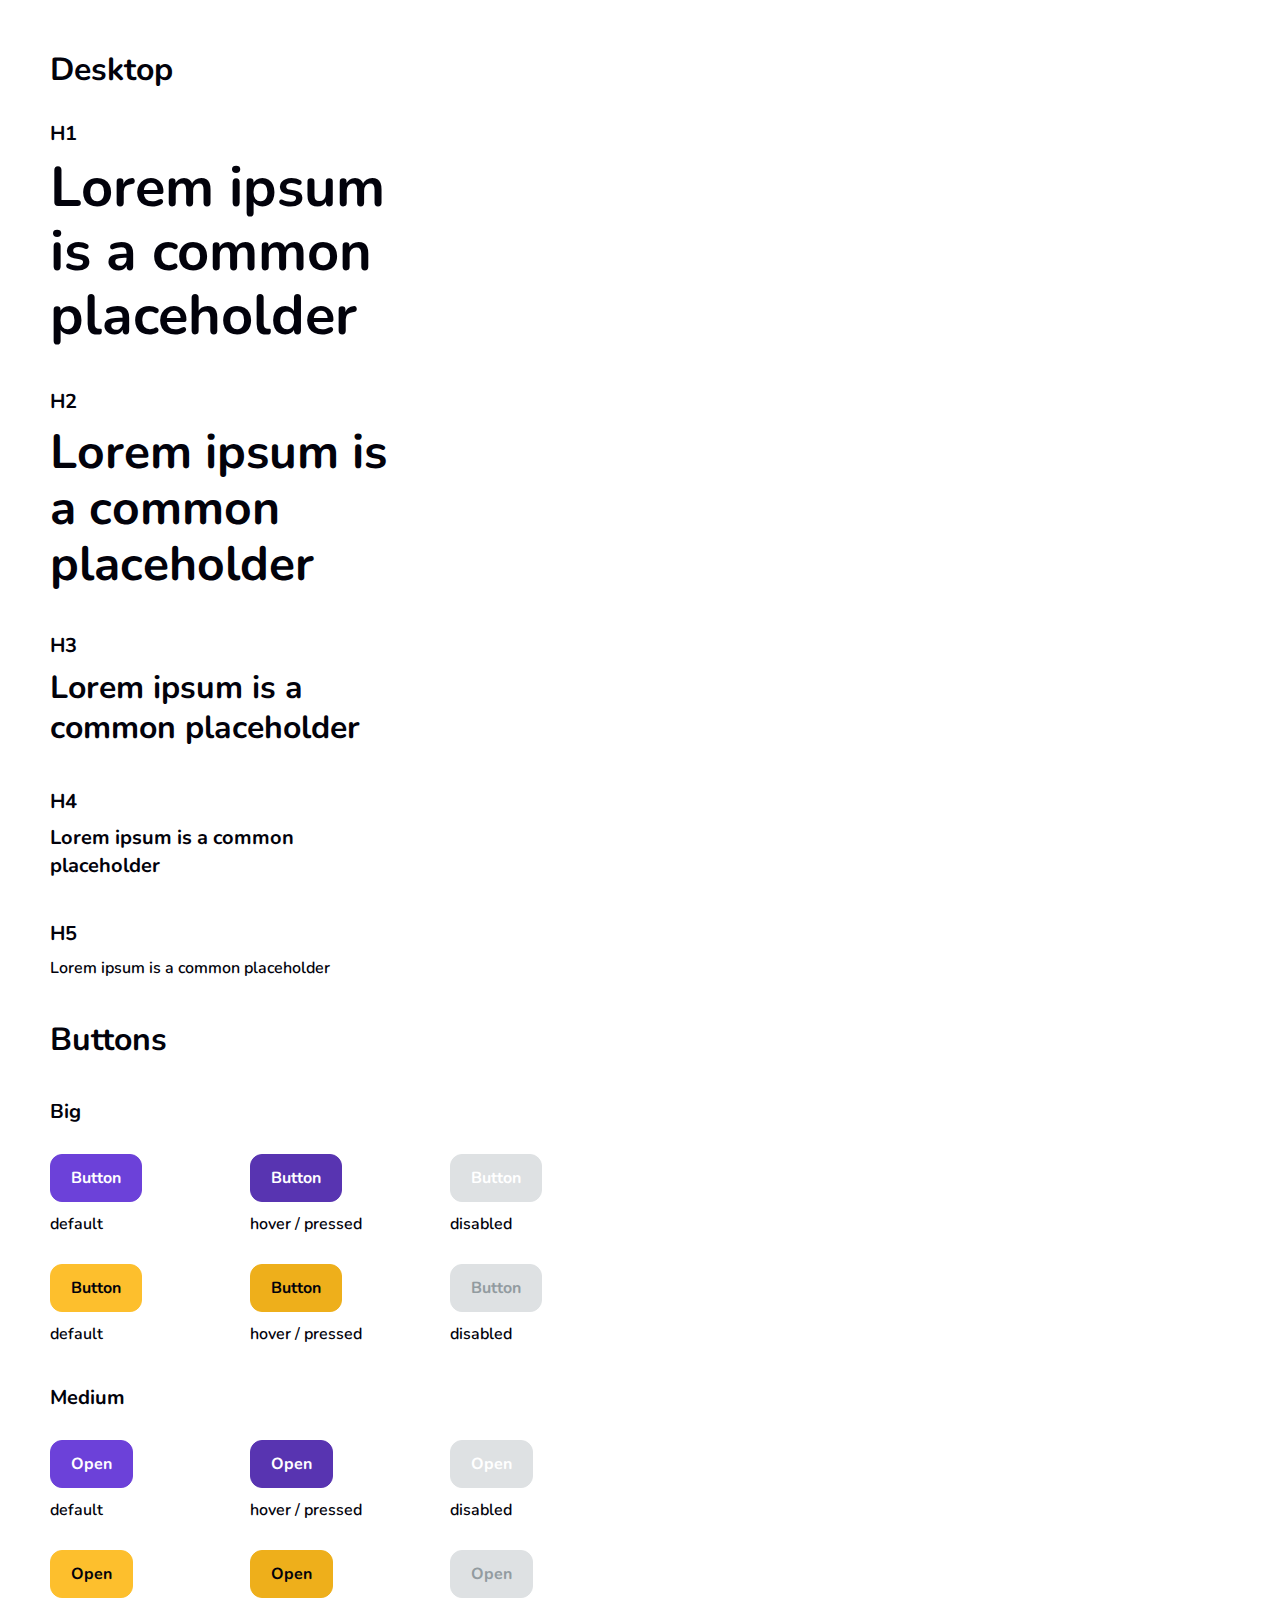
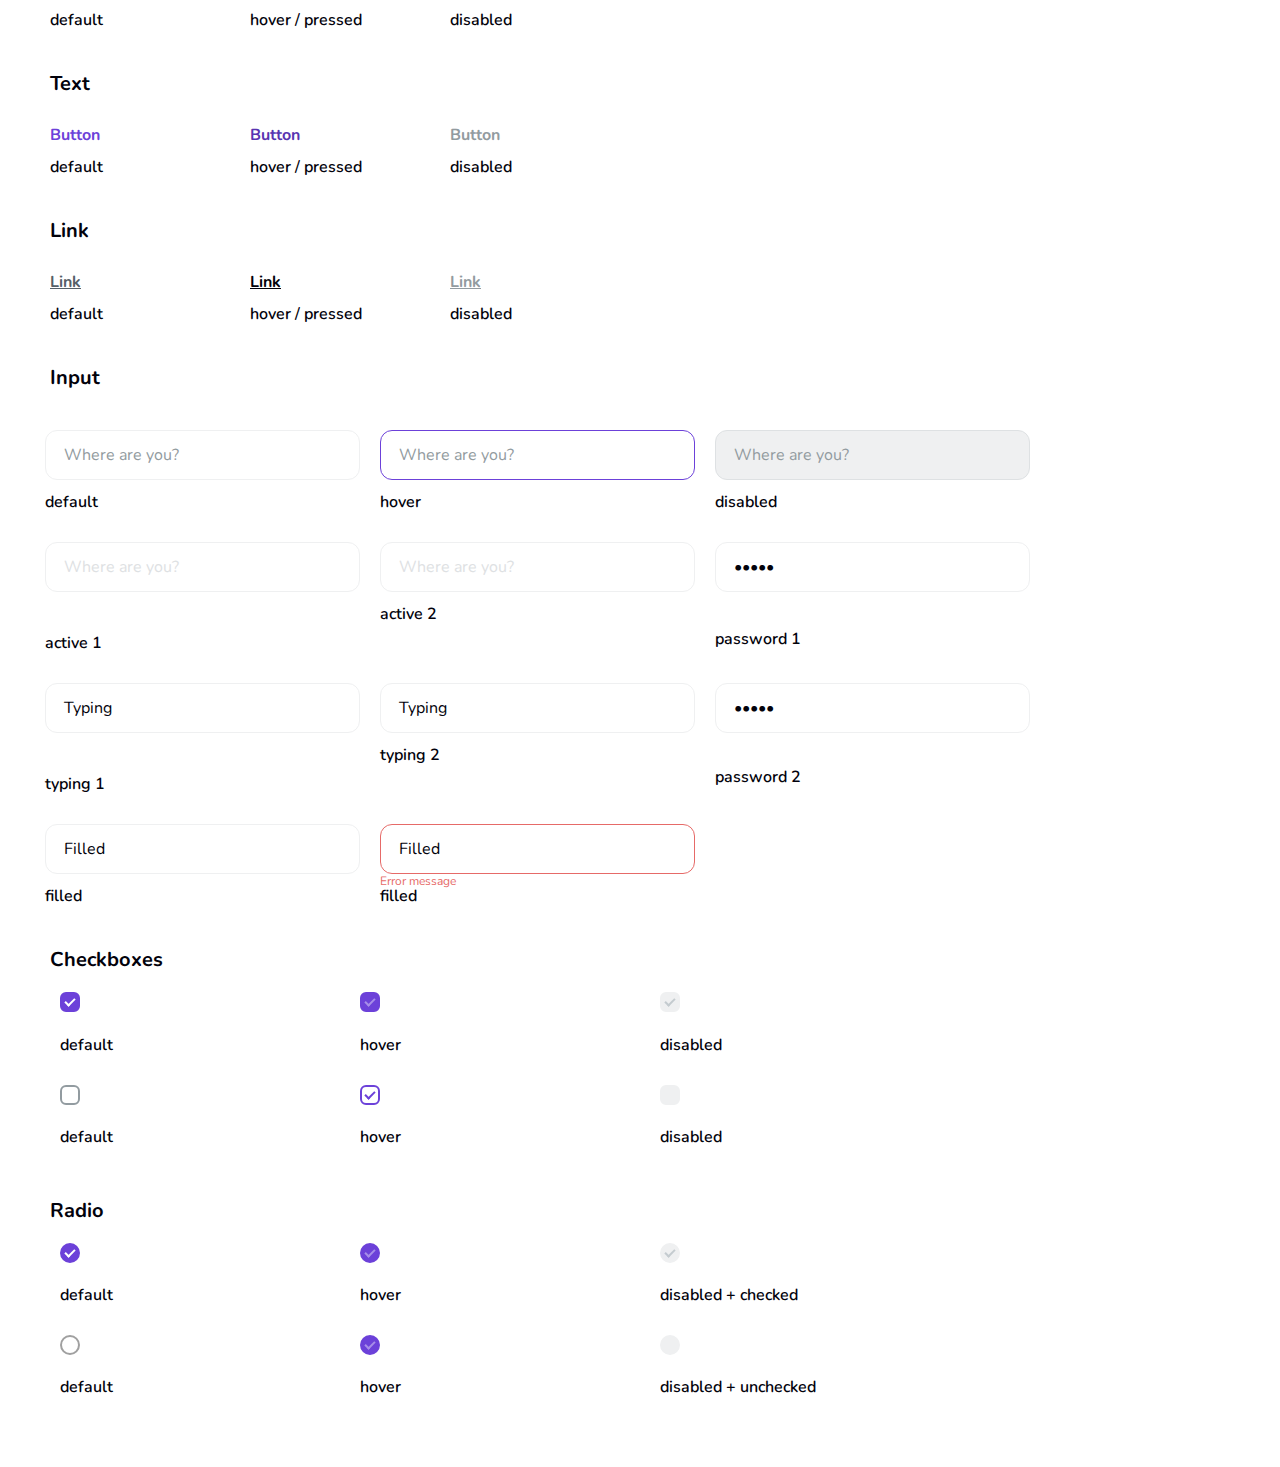
<file: index.html>
<!DOCTYPE html>
<html lang="en">

<head>
    <meta charset="UTF-8">
    <meta name="viewport" content="width=device-width,minimum-scale=1.0,initial-scale=1,user-scalable=yes" />
    <meta http-equiv="Cache-Control" content="no-cache, no-store, must-revalidate" />
    <meta http-equiv="Pragma" content="no-cache" />
    <meta http-equiv="Expires" content="0" />
    <meta http-equiv="X-UA-Compatible" content="ie=edge">
    <meta http-equiv="cleartype" content="on" />

    <title>Style Guides</title>

    <link rel="stylesheet" href="css/style.css">
</head>

<body>

    <div class="typography-cards">
        <div class="typography-card">

            <div class="typography-title">
                <h3>Desktop</h3>
            </div>

            <div class="typography-list">
                <ul>
                    <li>
                        <div class="typography-section">
                            <h4>H1</h4>
                            <h1>Lorem ipsum is a common placeholder</h1>
                        </div>
                    </li>

                    <li>
                        <div class="typography-section">
                            <h4>H2</h4>
                            <h2>Lorem ipsum is a common placeholder</h2>
                        </div>
                    </li>

                    <li>
                        <div class="typography-section">
                            <h4>H3</h4>
                            <h3>Lorem ipsum is a common placeholder</h3>
                        </div>
                    </li>

                    <li>
                        <div class="typography-section">
                            <h4>H4</h4>
                            <h4>Lorem ipsum is a common placeholder</h4>
                        </div>
                    </li>

                    <li>
                        <div class="typography-section">
                            <h4>H5</h4>
                            <h5>Lorem ipsum is a common placeholder</h5>
                        </div>
                    </li>
                </ul>
            </div>

        </div>
    </div>

    <div class="button-cards">
        <div class="button-card">

            <div class="button-title">
                <h3>Buttons</h3>
            </div>

            <div class="button-subtitle">
                <h4>Big</h4>
            </div>

            <div class="button-list">
                <div class="button">
                    <button type="button" class="btn btn-primary btn-lg">Button</button>
                    <h5>default</h5>
                </div>

                <div class="button">
                    <button type="button" class="btn btn-primary btn-lg active">Button</button>
                    <h5>hover / pressed</h5>
                </div>

                <div class="button">
                    <button type="button" class="btn btn-primary btn-lg" disabled>Button</button>
                    <h5>disabled</h5>
                </div>
            </div>

            <div class="button-list">
                <div class="button">
                    <button type="button" class="btn btn-secondary btn-lg">Button</button>
                    <h5>default</h5>
                </div>

                <div class="button">
                    <button type="button" class="btn btn-secondary btn-lg active">Button</button>
                    <h5>hover / pressed</h5>
                </div>

                <div class="button">
                    <button type="button" class="btn btn-secondary btn-lg" disabled>Button</button>
                    <h5>disabled</h5>
                </div>
            </div>

            <div class="button-subtitle">
                <h4>Medium</h4>
            </div>

            <div class="button-list">
                <div class="button">
                    <button type="button" class="btn btn-primary btn-md">Open</button>
                    <h5>default</h5>
                </div>

                <div class="button">
                    <button type="button" class="btn btn-primary btn-md active">Open</button>
                    <h5>hover / pressed</h5>
                </div>

                <div class="button">
                    <button type="button" class="btn btn-primary btn-md" disabled>Open</button>
                    <h5>disabled</h5>
                </div>
            </div>

            <div class="button-list">
                <div class="button">
                    <button type="button" class="btn btn-secondary btn-md">Open</button>
                    <h5>default</h5>
                </div>

                <div class="button">
                    <button type="button" class="btn btn-secondary btn-md active">Open</button>
                    <h5>hover / pressed</h5>
                </div>

                <div class="button">
                    <button type="button" class="btn btn-secondary btn-md" disabled>Open</button>
                    <h5>disabled</h5>
                </div>
            </div>

        </div>
    </div>

    <div class="text-cards">
        <div class="text-card">

            <div class="text-title">
                <h4>Text</h4>
            </div>

            <div class="text-list">
                <div class="text-box">
                    <a href="#" class="text text-primary">Button</a>
                    <h5>default</h5>
                </div>

                <div class="text-box">
                    <a href="#" class="text text-primary active">Button</a>
                    <h5>hover / pressed</h5>
                </div>

                <div class="text-box">
                    <a href="#" class="text text-disabled">Button</a>
                    <h5>disabled</h5>
                </div>

            </div>

        </div>
    </div>

    <div class="link-cards">
        <div class="link-card">

            <div class="link-title">
                <h4>Link</h4>
            </div>

            <div class="link-list">
                <div class="link-box">
                    <a href="#" class="link link-primary">Link</a>
                    <h5>default</h5>
                </div>

                <div class="link-box">
                    <a href="#" class="link link-primary active">Link</a>
                    <h5>hover / pressed</h5>
                </div>

                <div class="link-box">
                    <a href="#" class="link link-primary link-disabled">Link</a>
                    <h5>disabled</h5>
                </div>

            </div>

        </div>
    </div>

    <div class="input-cards">
        <div class="input-card">

            <div class="input-title">
                <h4>Input</h4>
            </div>

            <div class="input-list">
                <div class="input-box">
                    <input class="input-primary" type="text" placeholder="Where are you?">
                    <h5>default</h5>
                </div>

                <div class="input-box">
                    <input class="input-primary active" type="text" placeholder="Where are you?">
                    <h5>hover</h5>
                </div>

                <div class="input-box">
                    <input class="input-primary disabled" disabled type="text" placeholder="Where are you?">
                    <h5>disabled</h5>
                </div>

                <div class="input-box">
                    <input class="input-primary input-blink-close" type="text" placeholder="Where are you?">
                    <button class="close-icon" type="reset">
                        <svg width="20" height="20" viewBox="0 0 20 20" fill="none" xmlns="http://www.w3.org/2000/svg">
                            <circle cx="10" cy="10" r="10" fill="#EFF0F1" />
                            <path d="M13.6551 6.34493L6.34491 13.6551" stroke="#929BA0" stroke-width="1.5"
                                stroke-linecap="round" />
                            <path d="M13.6551 13.6551L6.34489 6.34493" stroke="#929BA0" stroke-width="1.5"
                                stroke-linecap="round" />
                        </svg>
                    </button>
                    <h5>active 1</h5>
                </div>

                <div class="input-box">
                    <input class="input-primary input-blink-close" type="text" placeholder="Where are you?">
                    <h5>active 2</h5>
                </div>

                <div class="input-box">
                    <input class="input-primary" type="password" value="12345">
                    <button class="close-icon">
                        <svg width="18" height="16" viewBox="0 0 18 16" fill="none" xmlns="http://www.w3.org/2000/svg">
                            <path
                                d="M15.5986 15.1878C15.5198 15.188 15.4417 15.1725 15.3689 15.1423C15.2961 15.1121 15.2301 15.0678 15.1745 15.012L1.97567 1.81316C1.8679 1.69973 1.80872 1.5487 1.81072 1.39225C1.81272 1.23581 1.87576 1.08634 1.98639 0.975708C2.09702 0.865077 2.24649 0.80204 2.40293 0.800037C2.55938 0.798034 2.71041 0.857224 2.82384 0.964986L16.0226 14.1638C16.1065 14.2477 16.1636 14.3546 16.1867 14.4709C16.2098 14.5873 16.198 14.7078 16.1526 14.8174C16.1072 14.927 16.0303 15.0207 15.9317 15.0866C15.8331 15.1526 15.7172 15.1878 15.5986 15.1878ZM8.69918 10.2326L6.75724 8.2907C6.74611 8.27966 6.7318 8.27239 6.71633 8.26991C6.70086 8.26742 6.68499 8.26984 6.67097 8.27683C6.65694 8.28382 6.64546 8.29503 6.63814 8.30889C6.63081 8.32274 6.62801 8.33854 6.63012 8.35407C6.70852 8.85788 6.94508 9.32372 7.30562 9.68426C7.66616 10.0448 8.132 10.2814 8.63582 10.3598C8.65134 10.3619 8.66714 10.3591 8.681 10.3517C8.69485 10.3444 8.70606 10.3329 8.71305 10.3189C8.72004 10.3049 8.72247 10.289 8.71998 10.2736C8.71749 10.2581 8.71022 10.2438 8.69918 10.2326ZM9.29913 5.7443L11.2441 7.6885C11.2552 7.69969 11.2695 7.7071 11.2851 7.70968C11.3006 7.71225 11.3166 7.70986 11.3307 7.70284C11.3448 7.69583 11.3564 7.68455 11.3637 7.6706C11.371 7.65665 11.3738 7.64074 11.3716 7.62513C11.2934 7.12064 11.0566 6.65412 10.6956 6.29312C10.3346 5.93213 9.86812 5.69539 9.36362 5.61719C9.348 5.61478 9.33202 5.61737 9.31795 5.62459C9.30389 5.6318 9.29246 5.64328 9.28531 5.65738C9.27816 5.67147 9.27564 5.68747 9.27813 5.70308C9.28061 5.71869 9.28796 5.73312 9.29913 5.7443Z"
                                fill="#929BA0" />
                            <path
                                d="M17.8109 8.63941C17.935 8.44457 18.0007 8.2182 18 7.98717C17.9993 7.75614 17.9324 7.53016 17.8071 7.33603C16.815 5.80167 15.5277 4.49829 14.0849 3.5665C12.4864 2.53459 10.724 1.98901 8.98719 1.98901C8.07156 1.99027 7.16215 2.13956 6.29418 2.4311C6.26989 2.43918 6.24806 2.45334 6.23079 2.47224C6.21352 2.49114 6.20138 2.51415 6.19552 2.53907C6.18965 2.56399 6.19026 2.59 6.1973 2.61461C6.20433 2.63923 6.21754 2.66164 6.23568 2.6797L8.00702 4.45104C8.02542 4.46948 8.04831 4.4828 8.07343 4.48971C8.09854 4.49661 8.12502 4.49685 8.15026 4.49041C8.75068 4.34409 9.37865 4.35482 9.97372 4.52155C10.5688 4.68828 11.1109 5.0054 11.5479 5.44238C11.9849 5.87936 12.302 6.42149 12.4687 7.01656C12.6355 7.61163 12.6462 8.2396 12.4999 8.84002C12.4935 8.8652 12.4938 8.89161 12.5007 8.91665C12.5076 8.9417 12.5209 8.96452 12.5392 8.98288L15.0871 11.5327C15.1136 11.5592 15.1491 11.5749 15.1866 11.5765C15.2241 11.5782 15.2609 11.5657 15.2896 11.5417C16.2704 10.7057 17.1202 9.7274 17.8109 8.63941ZM8.99918 11.5881C8.45426 11.5882 7.91645 11.4645 7.42629 11.2264C6.93612 10.9883 6.50641 10.6421 6.16954 10.2138C5.83268 9.78544 5.59745 9.28623 5.4816 8.75377C5.36575 8.2213 5.3723 7.66949 5.50075 7.13992C5.50712 7.11474 5.50684 7.08833 5.49994 7.06329C5.49304 7.03825 5.47975 7.01543 5.46138 6.99706L2.95511 4.48966C2.92853 4.46306 2.89293 4.4474 2.85536 4.44581C2.81779 4.44421 2.78099 4.45678 2.75225 4.48104C1.83771 5.26134 0.989908 6.21076 0.214853 7.32028C0.0791851 7.515 0.0044671 7.74566 0.000194094 7.98295C-0.00407891 8.22023 0.062286 8.45343 0.190856 8.65291C1.18114 10.2026 2.45528 11.5079 3.87602 12.4269C5.47675 13.463 7.19635 13.9879 8.98719 13.9879C9.91205 13.9854 10.8309 13.8393 11.7109 13.5548C11.7355 13.547 11.7575 13.533 11.7751 13.5142C11.7926 13.4953 11.805 13.4723 11.8111 13.4473C11.8171 13.4223 11.8167 13.3962 11.8097 13.3714C11.8027 13.3466 11.7895 13.3241 11.7713 13.3059L9.99134 11.5263C9.97298 11.5079 9.95016 11.4946 9.92512 11.4877C9.90007 11.4808 9.87367 11.4805 9.84848 11.4869C9.57041 11.5543 9.2853 11.5883 8.99918 11.5881Z"
                                fill="#929BA0" />
                        </svg>

                    </button>
                    <h5>password 1</h5>
                </div>

                <div class="input-box">
                    <input class="input-primary" type="text" value="Typing">
                    <button class="close-icon" type="reset">
                        <svg width="20" height="20" viewBox="0 0 20 20" fill="none" xmlns="http://www.w3.org/2000/svg">
                            <circle cx="10" cy="10" r="10" fill="#EFF0F1" />
                            <path d="M13.6551 6.34493L6.34491 13.6551" stroke="#929BA0" stroke-width="1.5"
                                stroke-linecap="round" />
                            <path d="M13.6551 13.6551L6.34489 6.34493" stroke="#929BA0" stroke-width="1.5"
                                stroke-linecap="round" />
                        </svg>
                    </button>
                    <h5>typing 1</h5>
                </div>

                <div class="input-box">
                    <input class="input-primary" type="text" value="Typing">
                    <h5>typing 2</h5>
                </div>

                <div class="input-box">
                    <input class="input-primary" type="password" value="12345">
                    <button class="close-icon">
                        <svg width="18" height="12" viewBox="0 0 18 12" fill="none" xmlns="http://www.w3.org/2000/svg">
                            <path d="M9.00075 8.39994C10.3262 8.39994 11.4007 7.32543 11.4007 5.99996C11.4007 4.67448 10.3262 3.59998 9.00075 3.59998C7.67528 3.59998 6.60077 4.67448 6.60077 5.99996C6.60077 7.32543 7.67528 8.39994 9.00075 8.39994Z" fill="#929BA0"/>
                            <path d="M17.8071 5.34746C16.8149 3.81297 15.5275 2.50948 14.0845 1.57761C12.4882 0.545622 10.7257 0 8.98794 0C7.39345 0 5.82558 0.455622 4.32784 1.35412C2.80048 2.27023 1.41674 3.6086 0.214871 5.33171C0.0791917 5.52645 0.00446747 5.75713 0.000194111 5.99443C-0.00407925 6.23174 0.0622912 6.46496 0.190872 6.66445C1.18124 8.21432 2.45586 9.51968 3.87635 10.4388C5.47571 11.4749 7.19695 11.9999 8.98794 11.9999C10.7395 11.9999 12.5058 11.4588 14.0954 10.4354C15.5376 9.50656 16.8224 8.19819 17.8109 6.65095C17.935 6.45609 18.0007 6.22971 18 5.99866C17.9993 5.76761 17.9324 5.54161 17.8071 5.34746ZM9.00068 9.59993C8.28868 9.59993 7.59266 9.3888 7.00065 8.99323C6.40863 8.59766 5.94722 8.03542 5.67474 7.37761C5.40227 6.7198 5.33098 5.99597 5.46988 5.29764C5.60879 4.59931 5.95165 3.95786 6.45512 3.45439C6.95858 2.95093 7.60004 2.60806 8.29836 2.46916C8.99669 2.33025 9.72053 2.40154 10.3783 2.67402C11.0361 2.94649 11.5984 3.40791 11.994 3.99992C12.3895 4.59193 12.6007 5.28795 12.6007 5.99996C12.5996 6.9544 12.2199 7.86943 11.545 8.54432C10.8702 9.21921 9.95512 9.59884 9.00068 9.59993Z" fill="#929BA0"/>
                            </svg>
                            
                    </button>
                    <h5>password 2</h5>
                </div>

                <div class="input-box">
                    <input class="input-primary input-filled" type="text" value="Filled">
                    <h5>filled</h5>
                </div>

                <div class="input-box">
                    <input class="input-primary input-error" type="text" value="Filled">
                    <p>Error message</p>
                    <h5>filled</h5>
                </div>
            </div>

        </div>
    </div>

    <div class="checkbox-cards">
        <div class="checkbox-card">
            <div class="checkbox-title">
                <h4>Checkboxes</h4>
            </div>

            <div class="checkbox-list">
                <div class="checkbox-box">
                    <div class="checkbox-primary">
                        <input type="checkbox" checked="checked">
                        <span class="chk-overlay"></span>
                    </div>
                    <h5>default</h5>
                </div>

                <div class="checkbox-box">
                    <div class="checkbox-primary active">
                        <input type="checkbox" checked="checked">
                        <span class="chk-overlay"></span>
                    </div>
                    <h5>hover</h5>
                </div>
                
                <div class="checkbox-box">
                    <div class="checkbox-primary disabled">
                        <input type="checkbox" checked="checked" disabled>
                        <span class="chk-overlay"></span>
                    </div>
                    <h5>disabled</h5>
                </div>

                <div class="checkbox-box">
                    <div class="checkbox-primary">
                        <input type="checkbox">
                        <span class="chk-overlay"></span>
                    </div>
                    <h5>default</h5>
                </div>

                <div class="checkbox-box">
                    <div class="checkbox-primary active">
                        <input type="checkbox">
                        <span class="chk-overlay"></span>
                    </div>
                    <h5>hover</h5>
                </div>

                <div class="checkbox-box">
                    <div class="checkbox-primary disabled">
                        <input type="checkbox" disabled>
                        <span class="chk-overlay"></span>
                    </div>
                    <h5>disabled</h5>
                </div>
            </div>
        </div>
    </div>

    <div class="radio-cards">
        <div class="radio-card">
            <div class="radio-title">
                <h4>Radio</h4>
            </div>

            <div class="radio-list">
                <div class="radio-box">
                    <div class="radio-primary">
                        <input type="radio" checked="checked">
                        <span class="rdb-overlay"></span>
                    </div>
                    <h5>default</h5>
                </div>

                <div class="radio-box">
                    <div class="radio-primary active">
                        <input type="radio" checked="checked">
                        <span class="rdb-overlay"></span>
                    </div>
                    <h5>hover</h5>
                </div>

                <div class="radio-box">
                    <div class="radio-primary disabled">
                        <input type="radio" checked="checked" disabled>
                        <span class="rdb-overlay"></span>
                    </div>
                    <h5>disabled + checked</h5>
                </div>

                <div class="radio-box">
                    <div class="radio-primary">
                        <input type="radio">
                        <span class="rdb-overlay"></span>
                    </div>
                    <h5>default</h5>
                </div>

                <div class="radio-box">
                    <div class="radio-primary active">
                        <input type="radio" checked="checked">
                        <span class="rdb-overlay"></span>
                    </div>
                    <h5>hover</h5>
                </div>

                <div class="radio-box">
                    <div class="radio-primary disabled">
                        <input type="radio" disabled>
                        <span class="rdb-overlay"></span>
                    </div>
                    <h5>disabled + unchecked</h5>
                </div>
            </div>
        </div>
    </div>



    <script src="js/jquery.min.js"></script>
</body>

</html>
</file>
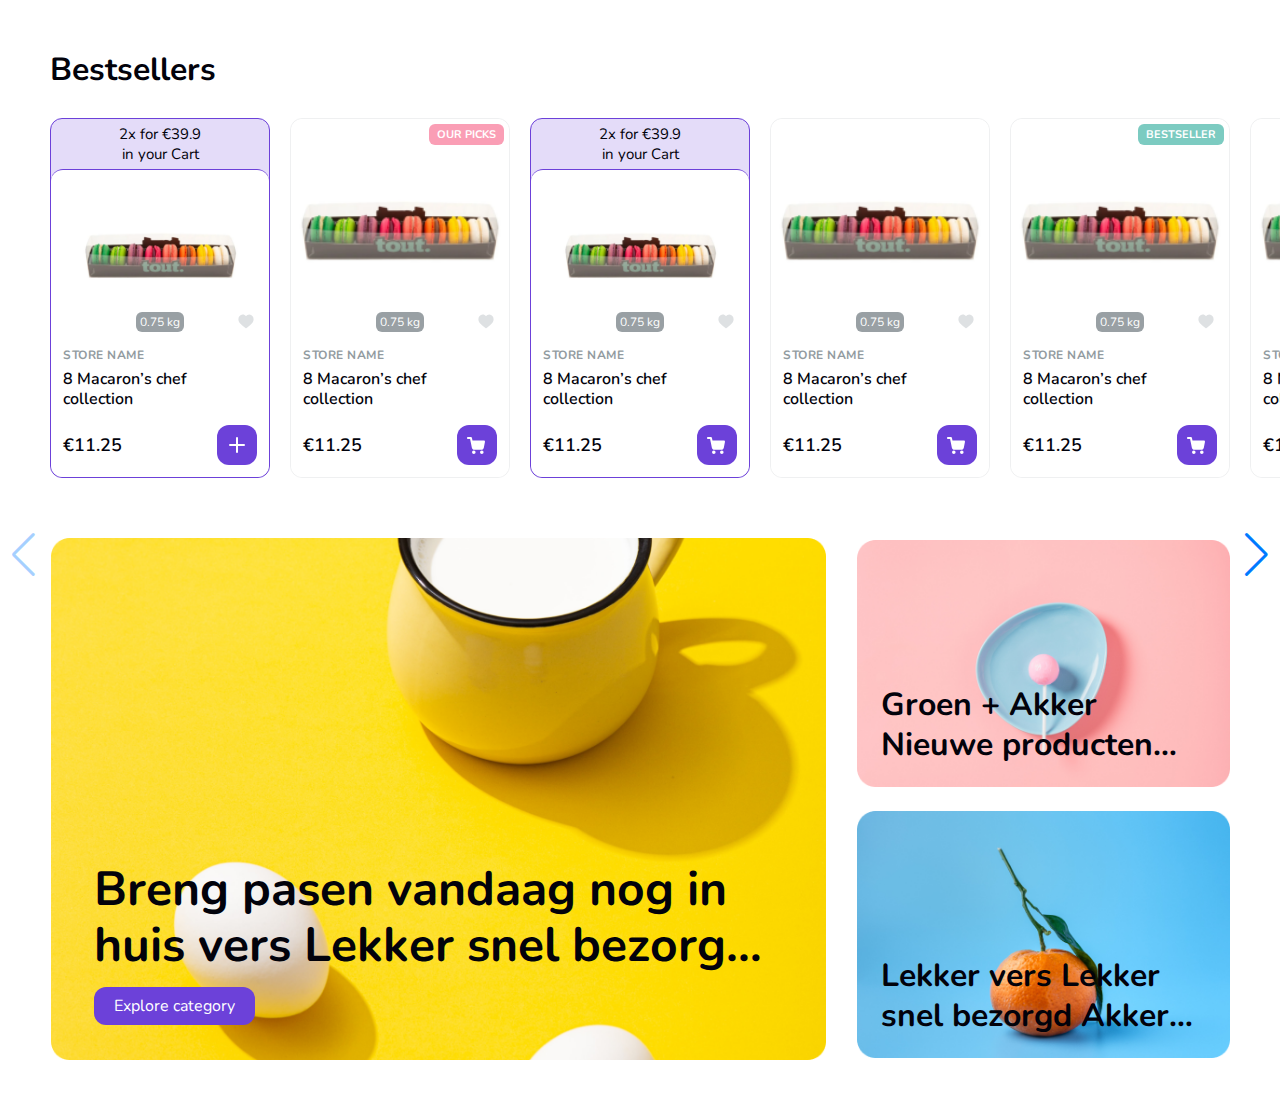
<file: home.html>
<!DOCTYPE html>
<html lang="en">

<head>
  <meta charset="UTF-8">
  <meta name="viewport" content="width=device-width,minimum-scale=1.0,initial-scale=1,user-scalable=yes" />
  <meta http-equiv="Cache-Control" content="no-cache, no-store, must-revalidate" />
  <meta http-equiv="Pragma" content="no-cache" />
  <meta http-equiv="Expires" content="0" />
  <meta http-equiv="X-UA-Compatible" content="ie=edge">
  <meta http-equiv="cleartype" content="on" />

  <title>Style Guides</title>

  <link rel="stylesheet" href="css/style.css">
</head>

<body>

  <div class="bestseller-cards">
    <div class="bestseller-card">

      <div class="bestseller-title">
        <h3>Bestsellers </h3>
        <a href="#">See all</a>
      </div>

      <!-- Slider main container -->
      <div class="swiper-container" id="bestSellerSwiperSlider">
        <!-- Additional required wrapper -->
        <div class="swiper-wrapper">
          <!-- Slides -->
          <div class="swiper-slide">
            <div class="product-card added-in-cart">
              <div class="product-cart">2x for €39.9<br>in your Cart</div>
              <div class="product-detail">
                <div class="product-image">
                  <img src="images/product-pic.png" class="image-tag" />
                  <span class="weight-tag">0.75 kg</span>
                  <div class="checkbox-favorite">
                    <input type="checkbox" />
                    <span class="chk-overlay">
                      <svg width="16" height="16" viewBox="0 0 16 16" fill="none" xmlns="http://www.w3.org/2000/svg">
                        <path
                          d="M8.11707 3.09142L7.99992 3.19704L7.89914 3.10206C7.02518 2.31382 6.28516 1.59521 4.62062 1.59997C2.21862 1.60683 0.425874 3.79861 0.400249 6.18098C0.381551 7.95073 1.11825 9.34555 2.77922 11.0739C2.98703 11.2901 3.22034 11.5191 3.47923 11.7608L3.88675 12.1331C3.95788 12.1967 4.0306 12.2612 4.10492 12.3265L4.57011 12.7277C4.73159 12.8647 4.89949 13.0049 5.07382 13.1484L5.6161 13.5885L6.19702 14.0483L6.81662 14.5277L7.47498 15.0269C7.78244 15.2578 8.2173 15.2577 8.52462 15.0266L9.21725 14.5009C9.32919 14.4151 9.43938 14.3303 9.54781 14.2464L10.1775 13.7538L10.7652 13.2831C10.9541 13.1298 11.1361 12.9802 11.3111 12.8343L11.8151 12.4072L12.2775 12.0018C12.6454 11.673 12.9699 11.3667 13.2512 11.0827C14.8825 9.43545 15.6186 7.98732 15.5996 6.18144C15.5739 3.79876 13.7773 1.59997 11.3751 1.59997C9.77736 1.59997 8.95361 2.35938 8.11707 3.09142Z"
                          fill="#DEE1E3" />
                      </svg>
                    </span>
                    <span class="chk-checked-overlay">
                      <svg width="16" height="16" viewBox="0 0 16 16" fill="none" xmlns="http://www.w3.org/2000/svg">
                        <path
                          d="M8.11707 3.09142L7.99992 3.19704L7.89914 3.10206C7.02518 2.31382 6.28516 1.59521 4.62062 1.59997C2.21862 1.60683 0.425874 3.79861 0.400249 6.18098C0.381551 7.95073 1.11825 9.34555 2.77922 11.0739C2.98703 11.2901 3.22034 11.5191 3.47923 11.7608L3.88675 12.1331C3.95788 12.1967 4.0306 12.2612 4.10492 12.3265L4.57011 12.7277C4.73159 12.8647 4.89949 13.0049 5.07382 13.1484L5.6161 13.5885L6.19702 14.0483L6.81662 14.5277L7.47498 15.0269C7.78244 15.2578 8.2173 15.2577 8.52462 15.0266L9.21725 14.5009C9.32919 14.4151 9.43938 14.3303 9.54781 14.2464L10.1775 13.7538L10.7652 13.2831C10.9541 13.1298 11.1361 12.9802 11.3111 12.8343L11.8151 12.4072L12.2775 12.0018C12.6454 11.673 12.9699 11.3667 13.2512 11.0827C14.8825 9.43545 15.6186 7.98732 15.5996 6.18144C15.5739 3.79876 13.7773 1.59997 11.3751 1.59997C9.77736 1.59997 8.95361 2.35938 8.11707 3.09142Z"
                          fill="#E66A68" />
                      </svg>
                    </span>
                  </div>
                </div>
                <div class="product-content">
                  <p>Store Name</p>
                  <h5>8 Macaron’s chef collection</h5>
                  <div class="price-tag">
                    <h6>€11.25</h6>
                    <button class="tag-icon">
                      <span>
                        <svg width="20" height="20" viewBox="0 0 20 20" fill="none" xmlns="http://www.w3.org/2000/svg">
                          <path d="M10 3V17" stroke="white" stroke-width="2" stroke-linecap="round" />
                          <path d="M17 10H3" stroke="white" stroke-width="2" stroke-linecap="round" />
                        </svg>
                      </span>
                    </button>
                  </div>
                </div>
              </div>
            </div>
          </div>
          <div class="swiper-slide">
            <div class="product-card">
              <div class="product-detail">
                <div class="product-image">
                  <img src="images/product-pic.png" class="image-tag" />
                  <span class="product-badge badge-color-1">Our Picks</span>
                  <span class="weight-tag">0.75 kg</span>
                  <div class="checkbox-favorite">
                    <input type="checkbox" />
                    <span class="chk-overlay">
                      <svg width="16" height="16" viewBox="0 0 16 16" fill="none" xmlns="http://www.w3.org/2000/svg">
                        <path
                          d="M8.11707 3.09142L7.99992 3.19704L7.89914 3.10206C7.02518 2.31382 6.28516 1.59521 4.62062 1.59997C2.21862 1.60683 0.425874 3.79861 0.400249 6.18098C0.381551 7.95073 1.11825 9.34555 2.77922 11.0739C2.98703 11.2901 3.22034 11.5191 3.47923 11.7608L3.88675 12.1331C3.95788 12.1967 4.0306 12.2612 4.10492 12.3265L4.57011 12.7277C4.73159 12.8647 4.89949 13.0049 5.07382 13.1484L5.6161 13.5885L6.19702 14.0483L6.81662 14.5277L7.47498 15.0269C7.78244 15.2578 8.2173 15.2577 8.52462 15.0266L9.21725 14.5009C9.32919 14.4151 9.43938 14.3303 9.54781 14.2464L10.1775 13.7538L10.7652 13.2831C10.9541 13.1298 11.1361 12.9802 11.3111 12.8343L11.8151 12.4072L12.2775 12.0018C12.6454 11.673 12.9699 11.3667 13.2512 11.0827C14.8825 9.43545 15.6186 7.98732 15.5996 6.18144C15.5739 3.79876 13.7773 1.59997 11.3751 1.59997C9.77736 1.59997 8.95361 2.35938 8.11707 3.09142Z"
                          fill="#DEE1E3" />
                      </svg>
                    </span>
                    <span class="chk-checked-overlay">
                      <svg width="16" height="16" viewBox="0 0 16 16" fill="none" xmlns="http://www.w3.org/2000/svg">
                        <path
                          d="M8.11707 3.09142L7.99992 3.19704L7.89914 3.10206C7.02518 2.31382 6.28516 1.59521 4.62062 1.59997C2.21862 1.60683 0.425874 3.79861 0.400249 6.18098C0.381551 7.95073 1.11825 9.34555 2.77922 11.0739C2.98703 11.2901 3.22034 11.5191 3.47923 11.7608L3.88675 12.1331C3.95788 12.1967 4.0306 12.2612 4.10492 12.3265L4.57011 12.7277C4.73159 12.8647 4.89949 13.0049 5.07382 13.1484L5.6161 13.5885L6.19702 14.0483L6.81662 14.5277L7.47498 15.0269C7.78244 15.2578 8.2173 15.2577 8.52462 15.0266L9.21725 14.5009C9.32919 14.4151 9.43938 14.3303 9.54781 14.2464L10.1775 13.7538L10.7652 13.2831C10.9541 13.1298 11.1361 12.9802 11.3111 12.8343L11.8151 12.4072L12.2775 12.0018C12.6454 11.673 12.9699 11.3667 13.2512 11.0827C14.8825 9.43545 15.6186 7.98732 15.5996 6.18144C15.5739 3.79876 13.7773 1.59997 11.3751 1.59997C9.77736 1.59997 8.95361 2.35938 8.11707 3.09142Z"
                          fill="#E66A68" />
                      </svg>
                    </span>
                  </div>
                </div>
                <div class="product-content">
                  <p>Store Name</p>
                  <h5>8 Macaron’s chef collection</h5>
                  <div class="price-tag">
                    <h6>€11.25</h6>
                    <button class="tag-icon">
                      <span>
                        <svg width="20" height="20" viewBox="0 0 20 20" fill="none" xmlns="http://www.w3.org/2000/svg">
                          <path fill-rule="evenodd" clip-rule="evenodd"
                            d="M0 3.00001C0 2.44772 0.454936 2 1.01613 2H3.91935C4.40367 2 4.82067 2.33639 4.91571 2.80376L5.4786 5.57148H16.9838C17.2867 5.57148 17.5737 5.70441 17.7667 5.93404C17.9599 6.16368 18.0387 6.46608 17.982 6.75883L16.8193 12.7593C16.7064 13.3184 16.3974 13.8205 15.9462 14.1779C15.4979 14.5331 14.9377 14.7228 14.3625 14.7145H7.32461C6.74939 14.7228 6.18917 14.5331 5.74087 14.1779C5.2899 13.8207 4.98094 13.3188 4.86799 12.7599L3.65705 6.80569C3.65111 6.78135 3.64608 6.75667 3.64199 6.73168L3.08645 4.00003H1.01613C0.454936 4.00003 0 3.55231 0 3.00001ZM6.8225 15.5713C5.86046 15.5713 5.08056 16.3388 5.08056 17.2856C5.08056 18.2324 5.86046 19 6.8225 19C7.78455 19 8.56444 18.2324 8.56444 17.2856C8.56444 16.3388 7.78455 15.5713 6.8225 15.5713ZM13.0644 17.2856C13.0644 16.3388 13.8443 15.5713 14.8064 15.5713C15.7684 15.5713 16.5483 16.3388 16.5483 17.2856C16.5483 18.2324 15.7684 19 14.8064 19C13.8443 19 13.0644 18.2324 13.0644 17.2856Z"
                            fill="white" />
                        </svg>
                      </span>
                    </button>
                  </div>
                </div>
              </div>
            </div>
          </div>
          <div class="swiper-slide">
            <div class="product-card added-in-cart">
              <div class="product-cart">2x for €39.9<br>in your Cart</div>
              <div class="product-detail">
                <div class="product-image">
                  <img src="images/product-pic.png" class="image-tag" />
                  <span class="weight-tag">0.75 kg</span>
                  <div class="checkbox-favorite">
                    <input type="checkbox" />
                    <span class="chk-overlay">
                      <svg width="16" height="16" viewBox="0 0 16 16" fill="none" xmlns="http://www.w3.org/2000/svg">
                        <path
                          d="M8.11707 3.09142L7.99992 3.19704L7.89914 3.10206C7.02518 2.31382 6.28516 1.59521 4.62062 1.59997C2.21862 1.60683 0.425874 3.79861 0.400249 6.18098C0.381551 7.95073 1.11825 9.34555 2.77922 11.0739C2.98703 11.2901 3.22034 11.5191 3.47923 11.7608L3.88675 12.1331C3.95788 12.1967 4.0306 12.2612 4.10492 12.3265L4.57011 12.7277C4.73159 12.8647 4.89949 13.0049 5.07382 13.1484L5.6161 13.5885L6.19702 14.0483L6.81662 14.5277L7.47498 15.0269C7.78244 15.2578 8.2173 15.2577 8.52462 15.0266L9.21725 14.5009C9.32919 14.4151 9.43938 14.3303 9.54781 14.2464L10.1775 13.7538L10.7652 13.2831C10.9541 13.1298 11.1361 12.9802 11.3111 12.8343L11.8151 12.4072L12.2775 12.0018C12.6454 11.673 12.9699 11.3667 13.2512 11.0827C14.8825 9.43545 15.6186 7.98732 15.5996 6.18144C15.5739 3.79876 13.7773 1.59997 11.3751 1.59997C9.77736 1.59997 8.95361 2.35938 8.11707 3.09142Z"
                          fill="#DEE1E3" />
                      </svg>
                    </span>
                    <span class="chk-checked-overlay">
                      <svg width="16" height="16" viewBox="0 0 16 16" fill="none" xmlns="http://www.w3.org/2000/svg">
                        <path
                          d="M8.11707 3.09142L7.99992 3.19704L7.89914 3.10206C7.02518 2.31382 6.28516 1.59521 4.62062 1.59997C2.21862 1.60683 0.425874 3.79861 0.400249 6.18098C0.381551 7.95073 1.11825 9.34555 2.77922 11.0739C2.98703 11.2901 3.22034 11.5191 3.47923 11.7608L3.88675 12.1331C3.95788 12.1967 4.0306 12.2612 4.10492 12.3265L4.57011 12.7277C4.73159 12.8647 4.89949 13.0049 5.07382 13.1484L5.6161 13.5885L6.19702 14.0483L6.81662 14.5277L7.47498 15.0269C7.78244 15.2578 8.2173 15.2577 8.52462 15.0266L9.21725 14.5009C9.32919 14.4151 9.43938 14.3303 9.54781 14.2464L10.1775 13.7538L10.7652 13.2831C10.9541 13.1298 11.1361 12.9802 11.3111 12.8343L11.8151 12.4072L12.2775 12.0018C12.6454 11.673 12.9699 11.3667 13.2512 11.0827C14.8825 9.43545 15.6186 7.98732 15.5996 6.18144C15.5739 3.79876 13.7773 1.59997 11.3751 1.59997C9.77736 1.59997 8.95361 2.35938 8.11707 3.09142Z"
                          fill="#E66A68" />
                      </svg>
                    </span>
                  </div>
                </div>
                <div class="product-content">
                  <p>Store Name</p>
                  <h5>8 Macaron’s chef collection</h5>
                  <div class="price-tag">
                    <h6>€11.25</h6>
                    <button class="tag-icon">
                      <span>
                        <svg width="20" height="20" viewBox="0 0 20 20" fill="none" xmlns="http://www.w3.org/2000/svg">
                          <path fill-rule="evenodd" clip-rule="evenodd"
                            d="M0 3.00001C0 2.44772 0.454936 2 1.01613 2H3.91935C4.40367 2 4.82067 2.33639 4.91571 2.80376L5.4786 5.57148H16.9838C17.2867 5.57148 17.5737 5.70441 17.7667 5.93404C17.9599 6.16368 18.0387 6.46608 17.982 6.75883L16.8193 12.7593C16.7064 13.3184 16.3974 13.8205 15.9462 14.1779C15.4979 14.5331 14.9377 14.7228 14.3625 14.7145H7.32461C6.74939 14.7228 6.18917 14.5331 5.74087 14.1779C5.2899 13.8207 4.98094 13.3188 4.86799 12.7599L3.65705 6.80569C3.65111 6.78135 3.64608 6.75667 3.64199 6.73168L3.08645 4.00003H1.01613C0.454936 4.00003 0 3.55231 0 3.00001ZM6.8225 15.5713C5.86046 15.5713 5.08056 16.3388 5.08056 17.2856C5.08056 18.2324 5.86046 19 6.8225 19C7.78455 19 8.56444 18.2324 8.56444 17.2856C8.56444 16.3388 7.78455 15.5713 6.8225 15.5713ZM13.0644 17.2856C13.0644 16.3388 13.8443 15.5713 14.8064 15.5713C15.7684 15.5713 16.5483 16.3388 16.5483 17.2856C16.5483 18.2324 15.7684 19 14.8064 19C13.8443 19 13.0644 18.2324 13.0644 17.2856Z"
                            fill="white" />
                        </svg>
                      </span>
                    </button>
                  </div>
                </div>
              </div>
            </div>
          </div>
          <div class="swiper-slide">
            <div class="product-card">
              <div class="product-detail">
                <div class="product-image">
                  <img src="images/product-pic.png" class="image-tag" />
                  <span class="weight-tag">0.75 kg</span>
                  <div class="checkbox-favorite">
                    <input type="checkbox" />
                    <span class="chk-overlay">
                      <svg width="16" height="16" viewBox="0 0 16 16" fill="none" xmlns="http://www.w3.org/2000/svg">
                        <path
                          d="M8.11707 3.09142L7.99992 3.19704L7.89914 3.10206C7.02518 2.31382 6.28516 1.59521 4.62062 1.59997C2.21862 1.60683 0.425874 3.79861 0.400249 6.18098C0.381551 7.95073 1.11825 9.34555 2.77922 11.0739C2.98703 11.2901 3.22034 11.5191 3.47923 11.7608L3.88675 12.1331C3.95788 12.1967 4.0306 12.2612 4.10492 12.3265L4.57011 12.7277C4.73159 12.8647 4.89949 13.0049 5.07382 13.1484L5.6161 13.5885L6.19702 14.0483L6.81662 14.5277L7.47498 15.0269C7.78244 15.2578 8.2173 15.2577 8.52462 15.0266L9.21725 14.5009C9.32919 14.4151 9.43938 14.3303 9.54781 14.2464L10.1775 13.7538L10.7652 13.2831C10.9541 13.1298 11.1361 12.9802 11.3111 12.8343L11.8151 12.4072L12.2775 12.0018C12.6454 11.673 12.9699 11.3667 13.2512 11.0827C14.8825 9.43545 15.6186 7.98732 15.5996 6.18144C15.5739 3.79876 13.7773 1.59997 11.3751 1.59997C9.77736 1.59997 8.95361 2.35938 8.11707 3.09142Z"
                          fill="#DEE1E3" />
                      </svg>
                    </span>
                    <span class="chk-checked-overlay">
                      <svg width="16" height="16" viewBox="0 0 16 16" fill="none" xmlns="http://www.w3.org/2000/svg">
                        <path
                          d="M8.11707 3.09142L7.99992 3.19704L7.89914 3.10206C7.02518 2.31382 6.28516 1.59521 4.62062 1.59997C2.21862 1.60683 0.425874 3.79861 0.400249 6.18098C0.381551 7.95073 1.11825 9.34555 2.77922 11.0739C2.98703 11.2901 3.22034 11.5191 3.47923 11.7608L3.88675 12.1331C3.95788 12.1967 4.0306 12.2612 4.10492 12.3265L4.57011 12.7277C4.73159 12.8647 4.89949 13.0049 5.07382 13.1484L5.6161 13.5885L6.19702 14.0483L6.81662 14.5277L7.47498 15.0269C7.78244 15.2578 8.2173 15.2577 8.52462 15.0266L9.21725 14.5009C9.32919 14.4151 9.43938 14.3303 9.54781 14.2464L10.1775 13.7538L10.7652 13.2831C10.9541 13.1298 11.1361 12.9802 11.3111 12.8343L11.8151 12.4072L12.2775 12.0018C12.6454 11.673 12.9699 11.3667 13.2512 11.0827C14.8825 9.43545 15.6186 7.98732 15.5996 6.18144C15.5739 3.79876 13.7773 1.59997 11.3751 1.59997C9.77736 1.59997 8.95361 2.35938 8.11707 3.09142Z"
                          fill="#E66A68" />
                      </svg>
                    </span>
                  </div>
                </div>
                <div class="product-content">
                  <p>Store Name</p>
                  <h5>8 Macaron’s chef collection</h5>
                  <div class="price-tag">
                    <h6>€11.25</h6>
                    <button class="tag-icon">
                      <span>
                        <svg width="20" height="20" viewBox="0 0 20 20" fill="none" xmlns="http://www.w3.org/2000/svg">
                          <path fill-rule="evenodd" clip-rule="evenodd"
                            d="M0 3.00001C0 2.44772 0.454936 2 1.01613 2H3.91935C4.40367 2 4.82067 2.33639 4.91571 2.80376L5.4786 5.57148H16.9838C17.2867 5.57148 17.5737 5.70441 17.7667 5.93404C17.9599 6.16368 18.0387 6.46608 17.982 6.75883L16.8193 12.7593C16.7064 13.3184 16.3974 13.8205 15.9462 14.1779C15.4979 14.5331 14.9377 14.7228 14.3625 14.7145H7.32461C6.74939 14.7228 6.18917 14.5331 5.74087 14.1779C5.2899 13.8207 4.98094 13.3188 4.86799 12.7599L3.65705 6.80569C3.65111 6.78135 3.64608 6.75667 3.64199 6.73168L3.08645 4.00003H1.01613C0.454936 4.00003 0 3.55231 0 3.00001ZM6.8225 15.5713C5.86046 15.5713 5.08056 16.3388 5.08056 17.2856C5.08056 18.2324 5.86046 19 6.8225 19C7.78455 19 8.56444 18.2324 8.56444 17.2856C8.56444 16.3388 7.78455 15.5713 6.8225 15.5713ZM13.0644 17.2856C13.0644 16.3388 13.8443 15.5713 14.8064 15.5713C15.7684 15.5713 16.5483 16.3388 16.5483 17.2856C16.5483 18.2324 15.7684 19 14.8064 19C13.8443 19 13.0644 18.2324 13.0644 17.2856Z"
                            fill="white" />
                        </svg>
                      </span>
                    </button>
                  </div>
                </div>
              </div>
            </div>
          </div>
          <div class="swiper-slide">
            <div class="product-card">
              <div class="product-detail">
                <div class="product-image">
                  <img src="images/product-pic.png" class="image-tag" />
                  <span class="product-badge badge-color-2">Bestseller</span>
                  <span class="weight-tag">0.75 kg</span>
                  <div class="checkbox-favorite">
                    <input type="checkbox" />
                    <span class="chk-overlay">
                      <svg width="16" height="16" viewBox="0 0 16 16" fill="none" xmlns="http://www.w3.org/2000/svg">
                        <path
                          d="M8.11707 3.09142L7.99992 3.19704L7.89914 3.10206C7.02518 2.31382 6.28516 1.59521 4.62062 1.59997C2.21862 1.60683 0.425874 3.79861 0.400249 6.18098C0.381551 7.95073 1.11825 9.34555 2.77922 11.0739C2.98703 11.2901 3.22034 11.5191 3.47923 11.7608L3.88675 12.1331C3.95788 12.1967 4.0306 12.2612 4.10492 12.3265L4.57011 12.7277C4.73159 12.8647 4.89949 13.0049 5.07382 13.1484L5.6161 13.5885L6.19702 14.0483L6.81662 14.5277L7.47498 15.0269C7.78244 15.2578 8.2173 15.2577 8.52462 15.0266L9.21725 14.5009C9.32919 14.4151 9.43938 14.3303 9.54781 14.2464L10.1775 13.7538L10.7652 13.2831C10.9541 13.1298 11.1361 12.9802 11.3111 12.8343L11.8151 12.4072L12.2775 12.0018C12.6454 11.673 12.9699 11.3667 13.2512 11.0827C14.8825 9.43545 15.6186 7.98732 15.5996 6.18144C15.5739 3.79876 13.7773 1.59997 11.3751 1.59997C9.77736 1.59997 8.95361 2.35938 8.11707 3.09142Z"
                          fill="#DEE1E3" />
                      </svg>
                    </span>
                    <span class="chk-checked-overlay">
                      <svg width="16" height="16" viewBox="0 0 16 16" fill="none" xmlns="http://www.w3.org/2000/svg">
                        <path
                          d="M8.11707 3.09142L7.99992 3.19704L7.89914 3.10206C7.02518 2.31382 6.28516 1.59521 4.62062 1.59997C2.21862 1.60683 0.425874 3.79861 0.400249 6.18098C0.381551 7.95073 1.11825 9.34555 2.77922 11.0739C2.98703 11.2901 3.22034 11.5191 3.47923 11.7608L3.88675 12.1331C3.95788 12.1967 4.0306 12.2612 4.10492 12.3265L4.57011 12.7277C4.73159 12.8647 4.89949 13.0049 5.07382 13.1484L5.6161 13.5885L6.19702 14.0483L6.81662 14.5277L7.47498 15.0269C7.78244 15.2578 8.2173 15.2577 8.52462 15.0266L9.21725 14.5009C9.32919 14.4151 9.43938 14.3303 9.54781 14.2464L10.1775 13.7538L10.7652 13.2831C10.9541 13.1298 11.1361 12.9802 11.3111 12.8343L11.8151 12.4072L12.2775 12.0018C12.6454 11.673 12.9699 11.3667 13.2512 11.0827C14.8825 9.43545 15.6186 7.98732 15.5996 6.18144C15.5739 3.79876 13.7773 1.59997 11.3751 1.59997C9.77736 1.59997 8.95361 2.35938 8.11707 3.09142Z"
                          fill="#E66A68" />
                      </svg>
                    </span>
                  </div>
                </div>
                <div class="product-content">
                  <p>Store Name</p>
                  <h5>8 Macaron’s chef collection</h5>
                  <div class="price-tag">
                    <h6>€11.25</h6>
                    <button class="tag-icon">
                      <span>
                        <svg width="20" height="20" viewBox="0 0 20 20" fill="none" xmlns="http://www.w3.org/2000/svg">
                          <path fill-rule="evenodd" clip-rule="evenodd"
                            d="M0 3.00001C0 2.44772 0.454936 2 1.01613 2H3.91935C4.40367 2 4.82067 2.33639 4.91571 2.80376L5.4786 5.57148H16.9838C17.2867 5.57148 17.5737 5.70441 17.7667 5.93404C17.9599 6.16368 18.0387 6.46608 17.982 6.75883L16.8193 12.7593C16.7064 13.3184 16.3974 13.8205 15.9462 14.1779C15.4979 14.5331 14.9377 14.7228 14.3625 14.7145H7.32461C6.74939 14.7228 6.18917 14.5331 5.74087 14.1779C5.2899 13.8207 4.98094 13.3188 4.86799 12.7599L3.65705 6.80569C3.65111 6.78135 3.64608 6.75667 3.64199 6.73168L3.08645 4.00003H1.01613C0.454936 4.00003 0 3.55231 0 3.00001ZM6.8225 15.5713C5.86046 15.5713 5.08056 16.3388 5.08056 17.2856C5.08056 18.2324 5.86046 19 6.8225 19C7.78455 19 8.56444 18.2324 8.56444 17.2856C8.56444 16.3388 7.78455 15.5713 6.8225 15.5713ZM13.0644 17.2856C13.0644 16.3388 13.8443 15.5713 14.8064 15.5713C15.7684 15.5713 16.5483 16.3388 16.5483 17.2856C16.5483 18.2324 15.7684 19 14.8064 19C13.8443 19 13.0644 18.2324 13.0644 17.2856Z"
                            fill="white" />
                        </svg>
                      </span>
                    </button>
                  </div>
                </div>
              </div>
            </div>
          </div>
          <div class="swiper-slide">
            <div class="product-card">
              <div class="product-detail">
                <div class="product-image">
                  <img src="images/product-pic.png" class="image-tag" />
                  <span class="weight-tag">0.75 kg</span>
                  <div class="checkbox-favorite">
                    <input type="checkbox" />
                    <span class="chk-overlay">
                      <svg width="16" height="16" viewBox="0 0 16 16" fill="none" xmlns="http://www.w3.org/2000/svg">
                        <path
                          d="M8.11707 3.09142L7.99992 3.19704L7.89914 3.10206C7.02518 2.31382 6.28516 1.59521 4.62062 1.59997C2.21862 1.60683 0.425874 3.79861 0.400249 6.18098C0.381551 7.95073 1.11825 9.34555 2.77922 11.0739C2.98703 11.2901 3.22034 11.5191 3.47923 11.7608L3.88675 12.1331C3.95788 12.1967 4.0306 12.2612 4.10492 12.3265L4.57011 12.7277C4.73159 12.8647 4.89949 13.0049 5.07382 13.1484L5.6161 13.5885L6.19702 14.0483L6.81662 14.5277L7.47498 15.0269C7.78244 15.2578 8.2173 15.2577 8.52462 15.0266L9.21725 14.5009C9.32919 14.4151 9.43938 14.3303 9.54781 14.2464L10.1775 13.7538L10.7652 13.2831C10.9541 13.1298 11.1361 12.9802 11.3111 12.8343L11.8151 12.4072L12.2775 12.0018C12.6454 11.673 12.9699 11.3667 13.2512 11.0827C14.8825 9.43545 15.6186 7.98732 15.5996 6.18144C15.5739 3.79876 13.7773 1.59997 11.3751 1.59997C9.77736 1.59997 8.95361 2.35938 8.11707 3.09142Z"
                          fill="#DEE1E3" />
                      </svg>
                    </span>
                    <span class="chk-checked-overlay">
                      <svg width="16" height="16" viewBox="0 0 16 16" fill="none" xmlns="http://www.w3.org/2000/svg">
                        <path
                          d="M8.11707 3.09142L7.99992 3.19704L7.89914 3.10206C7.02518 2.31382 6.28516 1.59521 4.62062 1.59997C2.21862 1.60683 0.425874 3.79861 0.400249 6.18098C0.381551 7.95073 1.11825 9.34555 2.77922 11.0739C2.98703 11.2901 3.22034 11.5191 3.47923 11.7608L3.88675 12.1331C3.95788 12.1967 4.0306 12.2612 4.10492 12.3265L4.57011 12.7277C4.73159 12.8647 4.89949 13.0049 5.07382 13.1484L5.6161 13.5885L6.19702 14.0483L6.81662 14.5277L7.47498 15.0269C7.78244 15.2578 8.2173 15.2577 8.52462 15.0266L9.21725 14.5009C9.32919 14.4151 9.43938 14.3303 9.54781 14.2464L10.1775 13.7538L10.7652 13.2831C10.9541 13.1298 11.1361 12.9802 11.3111 12.8343L11.8151 12.4072L12.2775 12.0018C12.6454 11.673 12.9699 11.3667 13.2512 11.0827C14.8825 9.43545 15.6186 7.98732 15.5996 6.18144C15.5739 3.79876 13.7773 1.59997 11.3751 1.59997C9.77736 1.59997 8.95361 2.35938 8.11707 3.09142Z"
                          fill="#E66A68" />
                      </svg>
                    </span>
                  </div>
                </div>
                <div class="product-content">
                  <p>Store Name</p>
                  <h5>8 Macaron’s chef collection</h5>
                  <div class="price-tag">
                    <h6>€11.25</h6>
                    <button class="tag-icon">
                      <span>
                        <svg width="20" height="20" viewBox="0 0 20 20" fill="none" xmlns="http://www.w3.org/2000/svg">
                          <path fill-rule="evenodd" clip-rule="evenodd"
                            d="M0 3.00001C0 2.44772 0.454936 2 1.01613 2H3.91935C4.40367 2 4.82067 2.33639 4.91571 2.80376L5.4786 5.57148H16.9838C17.2867 5.57148 17.5737 5.70441 17.7667 5.93404C17.9599 6.16368 18.0387 6.46608 17.982 6.75883L16.8193 12.7593C16.7064 13.3184 16.3974 13.8205 15.9462 14.1779C15.4979 14.5331 14.9377 14.7228 14.3625 14.7145H7.32461C6.74939 14.7228 6.18917 14.5331 5.74087 14.1779C5.2899 13.8207 4.98094 13.3188 4.86799 12.7599L3.65705 6.80569C3.65111 6.78135 3.64608 6.75667 3.64199 6.73168L3.08645 4.00003H1.01613C0.454936 4.00003 0 3.55231 0 3.00001ZM6.8225 15.5713C5.86046 15.5713 5.08056 16.3388 5.08056 17.2856C5.08056 18.2324 5.86046 19 6.8225 19C7.78455 19 8.56444 18.2324 8.56444 17.2856C8.56444 16.3388 7.78455 15.5713 6.8225 15.5713ZM13.0644 17.2856C13.0644 16.3388 13.8443 15.5713 14.8064 15.5713C15.7684 15.5713 16.5483 16.3388 16.5483 17.2856C16.5483 18.2324 15.7684 19 14.8064 19C13.8443 19 13.0644 18.2324 13.0644 17.2856Z"
                            fill="white" />
                        </svg>
                      </span>
                    </button>
                  </div>
                </div>
              </div>
            </div>
          </div>
          <div class="swiper-slide">
            <div class="product-card">
              <div class="product-detail">
                <div class="product-image">
                  <img src="images/product-pic.png" class="image-tag" />
                  <span class="weight-tag">0.75 kg</span>
                  <div class="checkbox-favorite">
                    <input type="checkbox" />
                    <span class="chk-overlay">
                      <svg width="16" height="16" viewBox="0 0 16 16" fill="none" xmlns="http://www.w3.org/2000/svg">
                        <path
                          d="M8.11707 3.09142L7.99992 3.19704L7.89914 3.10206C7.02518 2.31382 6.28516 1.59521 4.62062 1.59997C2.21862 1.60683 0.425874 3.79861 0.400249 6.18098C0.381551 7.95073 1.11825 9.34555 2.77922 11.0739C2.98703 11.2901 3.22034 11.5191 3.47923 11.7608L3.88675 12.1331C3.95788 12.1967 4.0306 12.2612 4.10492 12.3265L4.57011 12.7277C4.73159 12.8647 4.89949 13.0049 5.07382 13.1484L5.6161 13.5885L6.19702 14.0483L6.81662 14.5277L7.47498 15.0269C7.78244 15.2578 8.2173 15.2577 8.52462 15.0266L9.21725 14.5009C9.32919 14.4151 9.43938 14.3303 9.54781 14.2464L10.1775 13.7538L10.7652 13.2831C10.9541 13.1298 11.1361 12.9802 11.3111 12.8343L11.8151 12.4072L12.2775 12.0018C12.6454 11.673 12.9699 11.3667 13.2512 11.0827C14.8825 9.43545 15.6186 7.98732 15.5996 6.18144C15.5739 3.79876 13.7773 1.59997 11.3751 1.59997C9.77736 1.59997 8.95361 2.35938 8.11707 3.09142Z"
                          fill="#DEE1E3" />
                      </svg>
                    </span>
                    <span class="chk-checked-overlay">
                      <svg width="16" height="16" viewBox="0 0 16 16" fill="none" xmlns="http://www.w3.org/2000/svg">
                        <path
                          d="M8.11707 3.09142L7.99992 3.19704L7.89914 3.10206C7.02518 2.31382 6.28516 1.59521 4.62062 1.59997C2.21862 1.60683 0.425874 3.79861 0.400249 6.18098C0.381551 7.95073 1.11825 9.34555 2.77922 11.0739C2.98703 11.2901 3.22034 11.5191 3.47923 11.7608L3.88675 12.1331C3.95788 12.1967 4.0306 12.2612 4.10492 12.3265L4.57011 12.7277C4.73159 12.8647 4.89949 13.0049 5.07382 13.1484L5.6161 13.5885L6.19702 14.0483L6.81662 14.5277L7.47498 15.0269C7.78244 15.2578 8.2173 15.2577 8.52462 15.0266L9.21725 14.5009C9.32919 14.4151 9.43938 14.3303 9.54781 14.2464L10.1775 13.7538L10.7652 13.2831C10.9541 13.1298 11.1361 12.9802 11.3111 12.8343L11.8151 12.4072L12.2775 12.0018C12.6454 11.673 12.9699 11.3667 13.2512 11.0827C14.8825 9.43545 15.6186 7.98732 15.5996 6.18144C15.5739 3.79876 13.7773 1.59997 11.3751 1.59997C9.77736 1.59997 8.95361 2.35938 8.11707 3.09142Z"
                          fill="#E66A68" />
                      </svg>
                    </span>
                  </div>
                </div>
                <div class="product-content">
                  <p>Store Name</p>
                  <h5>8 Macaron’s chef collection</h5>
                  <div class="price-tag">
                    <h6>€11.25</h6>
                    <button class="tag-icon">
                      <span>
                        <svg width="20" height="20" viewBox="0 0 20 20" fill="none" xmlns="http://www.w3.org/2000/svg">
                          <path fill-rule="evenodd" clip-rule="evenodd"
                            d="M0 3.00001C0 2.44772 0.454936 2 1.01613 2H3.91935C4.40367 2 4.82067 2.33639 4.91571 2.80376L5.4786 5.57148H16.9838C17.2867 5.57148 17.5737 5.70441 17.7667 5.93404C17.9599 6.16368 18.0387 6.46608 17.982 6.75883L16.8193 12.7593C16.7064 13.3184 16.3974 13.8205 15.9462 14.1779C15.4979 14.5331 14.9377 14.7228 14.3625 14.7145H7.32461C6.74939 14.7228 6.18917 14.5331 5.74087 14.1779C5.2899 13.8207 4.98094 13.3188 4.86799 12.7599L3.65705 6.80569C3.65111 6.78135 3.64608 6.75667 3.64199 6.73168L3.08645 4.00003H1.01613C0.454936 4.00003 0 3.55231 0 3.00001ZM6.8225 15.5713C5.86046 15.5713 5.08056 16.3388 5.08056 17.2856C5.08056 18.2324 5.86046 19 6.8225 19C7.78455 19 8.56444 18.2324 8.56444 17.2856C8.56444 16.3388 7.78455 15.5713 6.8225 15.5713ZM13.0644 17.2856C13.0644 16.3388 13.8443 15.5713 14.8064 15.5713C15.7684 15.5713 16.5483 16.3388 16.5483 17.2856C16.5483 18.2324 15.7684 19 14.8064 19C13.8443 19 13.0644 18.2324 13.0644 17.2856Z"
                            fill="white" />
                        </svg>
                      </span>
                    </button>
                  </div>
                </div>
              </div>
            </div>
          </div>
          <div class="swiper-slide">
            <div class="product-card">
              <div class="product-detail">
                <div class="product-image">
                  <img src="images/product-pic.png" class="image-tag" />
                  <span class="weight-tag">0.75 kg</span>
                  <div class="checkbox-favorite">
                    <input type="checkbox" />
                    <span class="chk-overlay">
                      <svg width="16" height="16" viewBox="0 0 16 16" fill="none" xmlns="http://www.w3.org/2000/svg">
                        <path
                          d="M8.11707 3.09142L7.99992 3.19704L7.89914 3.10206C7.02518 2.31382 6.28516 1.59521 4.62062 1.59997C2.21862 1.60683 0.425874 3.79861 0.400249 6.18098C0.381551 7.95073 1.11825 9.34555 2.77922 11.0739C2.98703 11.2901 3.22034 11.5191 3.47923 11.7608L3.88675 12.1331C3.95788 12.1967 4.0306 12.2612 4.10492 12.3265L4.57011 12.7277C4.73159 12.8647 4.89949 13.0049 5.07382 13.1484L5.6161 13.5885L6.19702 14.0483L6.81662 14.5277L7.47498 15.0269C7.78244 15.2578 8.2173 15.2577 8.52462 15.0266L9.21725 14.5009C9.32919 14.4151 9.43938 14.3303 9.54781 14.2464L10.1775 13.7538L10.7652 13.2831C10.9541 13.1298 11.1361 12.9802 11.3111 12.8343L11.8151 12.4072L12.2775 12.0018C12.6454 11.673 12.9699 11.3667 13.2512 11.0827C14.8825 9.43545 15.6186 7.98732 15.5996 6.18144C15.5739 3.79876 13.7773 1.59997 11.3751 1.59997C9.77736 1.59997 8.95361 2.35938 8.11707 3.09142Z"
                          fill="#DEE1E3" />
                      </svg>
                    </span>
                    <span class="chk-checked-overlay">
                      <svg width="16" height="16" viewBox="0 0 16 16" fill="none" xmlns="http://www.w3.org/2000/svg">
                        <path
                          d="M8.11707 3.09142L7.99992 3.19704L7.89914 3.10206C7.02518 2.31382 6.28516 1.59521 4.62062 1.59997C2.21862 1.60683 0.425874 3.79861 0.400249 6.18098C0.381551 7.95073 1.11825 9.34555 2.77922 11.0739C2.98703 11.2901 3.22034 11.5191 3.47923 11.7608L3.88675 12.1331C3.95788 12.1967 4.0306 12.2612 4.10492 12.3265L4.57011 12.7277C4.73159 12.8647 4.89949 13.0049 5.07382 13.1484L5.6161 13.5885L6.19702 14.0483L6.81662 14.5277L7.47498 15.0269C7.78244 15.2578 8.2173 15.2577 8.52462 15.0266L9.21725 14.5009C9.32919 14.4151 9.43938 14.3303 9.54781 14.2464L10.1775 13.7538L10.7652 13.2831C10.9541 13.1298 11.1361 12.9802 11.3111 12.8343L11.8151 12.4072L12.2775 12.0018C12.6454 11.673 12.9699 11.3667 13.2512 11.0827C14.8825 9.43545 15.6186 7.98732 15.5996 6.18144C15.5739 3.79876 13.7773 1.59997 11.3751 1.59997C9.77736 1.59997 8.95361 2.35938 8.11707 3.09142Z"
                          fill="#E66A68" />
                      </svg>
                    </span>
                  </div>
                </div>
                <div class="product-content">
                  <p>Store Name</p>
                  <h5>8 Macaron’s chef collection</h5>
                  <div class="price-tag">
                    <h6>€11.25</h6>
                    <button class="tag-icon">
                      <span>
                        <svg width="20" height="20" viewBox="0 0 20 20" fill="none" xmlns="http://www.w3.org/2000/svg">
                          <path fill-rule="evenodd" clip-rule="evenodd"
                            d="M0 3.00001C0 2.44772 0.454936 2 1.01613 2H3.91935C4.40367 2 4.82067 2.33639 4.91571 2.80376L5.4786 5.57148H16.9838C17.2867 5.57148 17.5737 5.70441 17.7667 5.93404C17.9599 6.16368 18.0387 6.46608 17.982 6.75883L16.8193 12.7593C16.7064 13.3184 16.3974 13.8205 15.9462 14.1779C15.4979 14.5331 14.9377 14.7228 14.3625 14.7145H7.32461C6.74939 14.7228 6.18917 14.5331 5.74087 14.1779C5.2899 13.8207 4.98094 13.3188 4.86799 12.7599L3.65705 6.80569C3.65111 6.78135 3.64608 6.75667 3.64199 6.73168L3.08645 4.00003H1.01613C0.454936 4.00003 0 3.55231 0 3.00001ZM6.8225 15.5713C5.86046 15.5713 5.08056 16.3388 5.08056 17.2856C5.08056 18.2324 5.86046 19 6.8225 19C7.78455 19 8.56444 18.2324 8.56444 17.2856C8.56444 16.3388 7.78455 15.5713 6.8225 15.5713ZM13.0644 17.2856C13.0644 16.3388 13.8443 15.5713 14.8064 15.5713C15.7684 15.5713 16.5483 16.3388 16.5483 17.2856C16.5483 18.2324 15.7684 19 14.8064 19C13.8443 19 13.0644 18.2324 13.0644 17.2856Z"
                            fill="white" />
                        </svg>
                      </span>
                    </button>
                  </div>
                </div>
              </div>
            </div>
          </div>
          <div class="swiper-slide">
            <div class="product-card">
              <div class="product-detail">
                <div class="product-image">
                  <img src="images/product-pic.png" class="image-tag" />
                  <span class="weight-tag">0.75 kg</span>
                  <div class="checkbox-favorite">
                    <input type="checkbox" />
                    <span class="chk-overlay">
                      <svg width="16" height="16" viewBox="0 0 16 16" fill="none" xmlns="http://www.w3.org/2000/svg">
                        <path
                          d="M8.11707 3.09142L7.99992 3.19704L7.89914 3.10206C7.02518 2.31382 6.28516 1.59521 4.62062 1.59997C2.21862 1.60683 0.425874 3.79861 0.400249 6.18098C0.381551 7.95073 1.11825 9.34555 2.77922 11.0739C2.98703 11.2901 3.22034 11.5191 3.47923 11.7608L3.88675 12.1331C3.95788 12.1967 4.0306 12.2612 4.10492 12.3265L4.57011 12.7277C4.73159 12.8647 4.89949 13.0049 5.07382 13.1484L5.6161 13.5885L6.19702 14.0483L6.81662 14.5277L7.47498 15.0269C7.78244 15.2578 8.2173 15.2577 8.52462 15.0266L9.21725 14.5009C9.32919 14.4151 9.43938 14.3303 9.54781 14.2464L10.1775 13.7538L10.7652 13.2831C10.9541 13.1298 11.1361 12.9802 11.3111 12.8343L11.8151 12.4072L12.2775 12.0018C12.6454 11.673 12.9699 11.3667 13.2512 11.0827C14.8825 9.43545 15.6186 7.98732 15.5996 6.18144C15.5739 3.79876 13.7773 1.59997 11.3751 1.59997C9.77736 1.59997 8.95361 2.35938 8.11707 3.09142Z"
                          fill="#DEE1E3" />
                      </svg>
                    </span>
                    <span class="chk-checked-overlay">
                      <svg width="16" height="16" viewBox="0 0 16 16" fill="none" xmlns="http://www.w3.org/2000/svg">
                        <path
                          d="M8.11707 3.09142L7.99992 3.19704L7.89914 3.10206C7.02518 2.31382 6.28516 1.59521 4.62062 1.59997C2.21862 1.60683 0.425874 3.79861 0.400249 6.18098C0.381551 7.95073 1.11825 9.34555 2.77922 11.0739C2.98703 11.2901 3.22034 11.5191 3.47923 11.7608L3.88675 12.1331C3.95788 12.1967 4.0306 12.2612 4.10492 12.3265L4.57011 12.7277C4.73159 12.8647 4.89949 13.0049 5.07382 13.1484L5.6161 13.5885L6.19702 14.0483L6.81662 14.5277L7.47498 15.0269C7.78244 15.2578 8.2173 15.2577 8.52462 15.0266L9.21725 14.5009C9.32919 14.4151 9.43938 14.3303 9.54781 14.2464L10.1775 13.7538L10.7652 13.2831C10.9541 13.1298 11.1361 12.9802 11.3111 12.8343L11.8151 12.4072L12.2775 12.0018C12.6454 11.673 12.9699 11.3667 13.2512 11.0827C14.8825 9.43545 15.6186 7.98732 15.5996 6.18144C15.5739 3.79876 13.7773 1.59997 11.3751 1.59997C9.77736 1.59997 8.95361 2.35938 8.11707 3.09142Z"
                          fill="#E66A68" />
                      </svg>
                    </span>
                  </div>
                </div>
                <div class="product-content">
                  <p>Store Name</p>
                  <h5>8 Macaron’s chef collection</h5>
                  <div class="price-tag">
                    <h6>€11.25</h6>
                    <button class="tag-icon">
                      <span>
                        <svg width="20" height="20" viewBox="0 0 20 20" fill="none" xmlns="http://www.w3.org/2000/svg">
                          <path fill-rule="evenodd" clip-rule="evenodd"
                            d="M0 3.00001C0 2.44772 0.454936 2 1.01613 2H3.91935C4.40367 2 4.82067 2.33639 4.91571 2.80376L5.4786 5.57148H16.9838C17.2867 5.57148 17.5737 5.70441 17.7667 5.93404C17.9599 6.16368 18.0387 6.46608 17.982 6.75883L16.8193 12.7593C16.7064 13.3184 16.3974 13.8205 15.9462 14.1779C15.4979 14.5331 14.9377 14.7228 14.3625 14.7145H7.32461C6.74939 14.7228 6.18917 14.5331 5.74087 14.1779C5.2899 13.8207 4.98094 13.3188 4.86799 12.7599L3.65705 6.80569C3.65111 6.78135 3.64608 6.75667 3.64199 6.73168L3.08645 4.00003H1.01613C0.454936 4.00003 0 3.55231 0 3.00001ZM6.8225 15.5713C5.86046 15.5713 5.08056 16.3388 5.08056 17.2856C5.08056 18.2324 5.86046 19 6.8225 19C7.78455 19 8.56444 18.2324 8.56444 17.2856C8.56444 16.3388 7.78455 15.5713 6.8225 15.5713ZM13.0644 17.2856C13.0644 16.3388 13.8443 15.5713 14.8064 15.5713C15.7684 15.5713 16.5483 16.3388 16.5483 17.2856C16.5483 18.2324 15.7684 19 14.8064 19C13.8443 19 13.0644 18.2324 13.0644 17.2856Z"
                            fill="white" />
                        </svg>
                      </span>
                    </button>
                  </div>
                </div>
              </div>
            </div>
          </div>

        </div>
        <!-- If we need pagination -->
        <div class="swiper-pagination"></div>

        <!-- If we need navigation buttons -->
        <div class="swiper-button-prev"></div>
        <div class="swiper-button-next"></div>

      </div>

    </div>
  </div>

  <div class="row banner-grid-section">
    <div class="col-8">
      <div class="banner-card">
        <div class="banner-image">
          <img src="images/banner1.png" />
        </div>
        <div class="banner-content">
          <h2 class="banner-title">Breng pasen vandaag nog in huis vers Lekker snel bezorgd Akker Nieuwe producten.</h2>
          <a href="#" class="banner-action">Explore category</a>
        </div>
      </div>
    </div>
    <div class="col-4 d-flex ff-column jc-between">
      <div class="banner-card">
        <div class="banner-image">
          <img src="images/banner3.png" />
        </div>
        <div class="banner-content-sm">
          <h3 class="banner-title-sm">Groen + Akker Nieuwe producten vers Lekker snel bezorgd</h3>
        </div>
      </div>
      <div class="banner-card">
        <div class="banner-image">
          <img src="images/banner2.png" />
        </div>
        <div class="banner-content-sm">
          <h3 class="banner-title-sm">Lekker vers Lekker snel bezorgd Akker Nieuwe producten</h3>
        </div>
      </div>
    </div>
  </div>

  <!-- Slider main container -->
  <div class="swiper-container banner-slide-section" id="bannerSwiperSlider">
    <!-- Additional required wrapper -->
    <div class="swiper-wrapper">
      
      <!-- Slides -->
      <div class="swiper-slide">
        <div class="banner-slide">
          <img src="images/slidebanner1.png" class="banner-slide-image" />
          <h3 class="banner-slide-content">Lorem ipsum is common placeholder Lorem ipsum is common placeholder</h3>
        </div>
      </div>

      <div class="swiper-slide">
        <div class="banner-slide">
          <img src="images/slidebanner2.png" class="banner-slide-image" />
          <h3 class="banner-slide-content">Lorem ipsum is common placeholder</h3>
        </div>
      </div>

      <div class="swiper-slide">
        <div class="banner-slide">
          <img src="images/slidebanner1.png" class="banner-slide-image" />
          <h3 class="banner-slide-content">Lorem ipsum is common placeholder</h3>
        </div>
      </div>
      
    </div>
  </div>

  <script src="js/jquery.min.js"></script>
  <script src="https://unpkg.com/swiper/swiper-bundle.min.js"></script>

  <script>
    const bestSellerSwiper = new Swiper('#bestSellerSwiperSlider', {
      // Optional parameters
      slidesPerView: 8,
      spaceBetween: 30,

      // If we need pagination
      pagination: false,

      breakpoints: {
        280: {
          slidesPerView: 1.5,
          spaceBetween: 5,
        },
        320: {
          slidesPerView: 1.5,
          spaceBetween: 5,
        },
        360: {
          slidesPerView: 2,
          spaceBetween: 10,
        },
        375: {
          slidesPerView: 2,
          spaceBetween: 10,
        },
        540: {
          slidesPerView: 3,
          spaceBetween: 10,
        },
        640: {
          slidesPerView: 2,
          spaceBetween: 20,
        },
        768: {
          slidesPerView: 3,
          spaceBetween: 40,
        },
        1024: {
          slidesPerView: 4,
          spaceBetween: 20,
        },
        1280: {
          slidesPerView: 5,
          spaceBetween: 20,
        },
        1440: {
          slidesPerView: 6,
          spaceBetween: 20,
        },
        1600: {
          slidesPerView: 7,
          spaceBetween: 30,
        },
        1920: {
          slidesPerView: 7,
          spaceBetween: 50,
        },
      },

      // Navigation arrows
      navigation: {
        nextEl: '.swiper-button-next',
        prevEl: '.swiper-button-prev',
      },

      // And if we need scrollbar
      scrollbar: false,
    });
  </script>

<script>
  const bannerSwiper = new Swiper('#bannerSwiperSlider', {
    // Optional parameters
    slidesPerView: 3,
    spaceBetween: 30,

    // If we need pagination
    pagination: false,

    breakpoints: {
      280: {
        slidesPerView: 1.1,
        spaceBetween: 5,
      },
      320: {
        slidesPerView: 1.1,
        spaceBetween: 5,
      },
      360: {
        slidesPerView: 1.1,
        spaceBetween: 10,
      },
      375: {
        slidesPerView: 1.1,
        spaceBetween: 10,
      },
      540: {
        slidesPerView: 1.5,
        spaceBetween: 10,
      },
      640: {
        slidesPerView: 1.5,
        spaceBetween: 20,
      },
      768: {
        slidesPerView: 2.2,
        spaceBetween: 20,
      },
      1024: {
        slidesPerView: 2.5,
        spaceBetween: 20,
      },
    },

    // And if we need scrollbar
    scrollbar: false,
  });
</script>

</body>

</html>
</file>
<file: css/style.css>
@import url("https://fonts.googleapis.com/css2?family=Nunito:ital,wght@0,200;0,300;0,400;0,600;0,700;0,800;0,900;1,200;1,300;1,400;1,600;1,700;1,800;1,900&display=swap");
@import 'https://unpkg.com/swiper/swiper-bundle.min.css';
*,
*::before,
*::after {
  box-sizing: border-box;
}

html {
  font-family: "Nunito", sans-serif;
  line-height: 24px;
  -webkit-text-size-adjust: 100%;
  -webkit-tap-highlight-color: rgba(0, 0, 0, 0);
  -webkit-font-smoothing: antialiased;
  -moz-osx-font-smoothing: grayscale;
  font-size: 16px;
  scroll-behavior: smooth;
  height: 100%;
  position: relative;
}

body {
  margin: 0;
  padding: 3.125rem;
  font-family: "Nunito", sans-serif;
  font-size: 16px;
  font-weight: 400;
  line-height: 1.2;
  color: #02020B;
  text-align: left;
  background-color: #ffffff;
  overflow-x: hidden;
  min-height: 100%;
  position: relative;
}
@media (max-width: 768px) {
  body {
    padding: 0.9375rem;
  }
}

a {
  text-decoration: none;
}
a:focus {
  outline: 0;
}

p,
h1,
h2,
h3,
h4,
h5,
h6 {
  margin: 0 0 0.5rem 0;
}

button {
  cursor: pointer;
  font-family: "Nunito", sans-serif;
}

img {
  max-width: 100%;
}

a {
  color: #6C41D9;
}

.h1,
h1 {
  font-family: "Nunito", sans-serif;
  font-size: 3.5rem;
  font-weight: 700;
  line-height: 4rem;
}

.h2,
h2 {
  font-family: "Nunito", sans-serif;
  font-size: 3rem;
  font-weight: 700;
  line-height: 3.5rem;
}

.h3,
h3 {
  font-family: "Nunito", sans-serif;
  font-size: 2rem;
  font-weight: 700;
  line-height: 2.5rem;
}

.h4,
h4 {
  font-family: "Nunito", sans-serif;
  font-size: 1.25rem;
  font-weight: 700;
  line-height: 1.75rem;
}

.h5,
h5 {
  font-family: "Nunito", sans-serif;
  font-size: 1rem;
  font-weight: 600;
  line-height: 1.5rem;
}

.typography-cards {
  display: flex;
  flex-direction: row;
  justify-content: space-between;
}
.typography-cards .typography-card {
  flex: 30% 0 0;
}
.typography-cards .typography-card .typography-list ul {
  padding: 0;
  margin: 30px 0px;
}
.typography-cards .typography-card .typography-list ul li {
  list-style: none;
}
.typography-cards .typography-card .typography-list ul li .typography-section {
  margin-bottom: 40px;
}

.d-flex {
  display: flex;
}

.ff-row {
  flex-flow: row;
}

.ff-column {
  flex-flow: column;
}

.jc-start {
  justify-content: flex-start;
}

.jc-end {
  justify-content: flex-end;
}

.jc-center {
  justify-content: center;
}

.jc-around {
  justify-content: space-around;
}

.jc-between {
  justify-content: space-between;
}

.jc-evenly {
  justify-content: space-evenly;
}

.jc-stretch {
  justify-content: stretch;
}

.flex-wrap {
  flex-wrap: wrap;
}

.flex-now-wrap {
  flex-wrap: nowrap;
}

.flex-wrap-reverse {
  flex-wrap: wrap-reverse;
}

.row {
  display: flex;
  flex-flow: row;
  flex-wrap: wrap;
  margin: 0px -0.9375rem;
  position: relative;
}
.row [class^=col-] {
  position: relative;
  min-height: 1px;
  padding: 0px 0.9375rem;
}
.row .col-1 {
  flex-basis: 8.33333333%;
}
.row .col-2 {
  flex-basis: 16.66666667%;
}
.row .col-3 {
  flex-basis: 25%;
}
.row .col-4 {
  flex-basis: 33.33333333%;
}
.row .col-5 {
  flex-basis: 41.66666667%;
}
.row .col-6 {
  flex-basis: 50%;
}
.row .col-7 {
  flex-basis: 58.33333333%;
}
.row .col-8 {
  flex-basis: 66.66666667%;
}
.row .col-9 {
  flex-basis: 75%;
}
.row .col-10 {
  flex-basis: 83.33333333%;
}
.row .col-11 {
  flex-basis: 91.66666667%;
}
.row .col-12 {
  flex-basis: 100%;
}

.btn {
  display: inline-block;
  height: 3rem;
  padding: 1rem 1.25rem;
  background-image: none;
  background: #ffffff;
  border: 1px solid #d9d9d9;
  border-radius: 12px;
  outline: none;
  box-shadow: none;
  color: rgba(2, 2, 11, 0.85);
  cursor: pointer;
  font-family: "Nunito", sans-serif;
  font-style: normal;
  font-size: 1rem;
  font-weight: 700;
  line-height: 1rem;
  text-align: center;
  position: relative;
  transition: all 0.3s cubic-bezier(0.645, 0.045, 0.355, 1);
  touch-action: manipulation;
  -webkit-user-select: none;
  -moz-user-select: none;
  -ms-user-select: none;
  user-select: none;
  white-space: nowrap;
}

.btn-primary {
  color: #ffffff;
  background-color: #6C41D9;
  border-color: #6C41D9;
}
.btn-primary:hover, .btn-primary:focus, .btn-primary:active, .btn-primary.active {
  background-color: #5834B1;
  border-color: #5834B1;
}
.btn-primary:disabled {
  background-color: #DEE1E3;
  border-color: #DEE1E3;
  color: #ffffff;
}

.btn-secondary {
  color: #02020B;
  background-color: #FDBF2D;
  border-color: #FDBF2D;
}
.btn-secondary:hover, .btn-secondary:focus, .btn-secondary:active, .btn-secondary.active {
  background-color: #EEAF1B;
  border-color: #EEAF1B;
}
.btn-secondary:disabled {
  background-color: #DEE1E3;
  border-color: #DEE1E3;
  color: #929BA0;
}

.btn-lg {
  padding: 0.9375rem 1.25rem;
}

.btn-md {
  padding: 0.9375rem 1.25rem;
}

.button-cards {
  display: flex;
  flex-direction: column;
  justify-content: space-between;
}
.button-cards .button-card {
  display: flex;
  flex-direction: column;
}
.button-cards .button-card .button-subtitle {
  margin-top: 30px;
}
.button-cards .button-card .button-list {
  display: flex;
  flex-wrap: wrap;
  flex-direction: row;
  justify-content: flex-start;
  margin-top: 20px;
}
.button-cards .button-card .button-list .button {
  flex: 200px 0 0;
}
.button-cards .button-card .button-list .button h5 {
  margin-top: 10px;
}

.input {
  font-family: "Nunito", sans-serif;
  font-size: 1rem;
  font-weight: 400;
  font-style: normal;
  line-height: 1.2;
}

.input-primary {
  font-family: "Nunito", sans-serif;
  font-size: 16px;
  line-height: 20px;
  color: #929BA0;
  border: 1px solid #EFF0F1;
  border-radius: 12px;
  width: 100%;
  padding: 14px 0px;
  text-indent: 18px;
  caret-color: #6C41D9;
  outline: none;
  color: #02020B;
}
.input-primary:hover, .input-primary:focus, .input-primary:active, .input-primary.active {
  color: #02020B;
  border: 1px solid #6C41D9;
}
.input-primary.disabled {
  border: 1px solid #DEE1E3;
  background: #EFF0F1;
}
.input-primary::placeholder {
  color: #929BA0;
}

.input-blink-close::placeholder {
  color: #DEE1E3;
}

.input-error {
  border: 1px solid #E66A68;
}
.input-error::placeholder {
  color: #02020B;
}

.input-filled::placeholder {
  color: #02020B;
}

.checkbox-primary {
  display: inline-block;
  height: 1.25rem;
  width: 1.25rem;
  position: relative;
  padding: 0px;
  margin: 0px 5px 5px 0px;
  cursor: pointer;
  font-size: 1rem;
  line-height: 1rem;
  -webkit-user-select: none;
  -moz-user-select: none;
  -ms-user-select: none;
  user-select: none;
}
.checkbox-primary input {
  position: absolute;
  z-index: 2;
  opacity: 0;
  cursor: pointer;
  height: 1.25rem;
  width: 1.25rem;
  margin: 0;
}
.checkbox-primary input:checked ~ .chk-overlay {
  border: 2px solid #6C41D9;
  background-color: #6C41D9;
}
.checkbox-primary input:checked ~ .chk-overlay:after {
  display: block;
}
.checkbox-primary .chk-overlay {
  position: absolute;
  top: 0;
  left: 0;
  height: 1.25rem;
  width: 1.25rem;
  border: 2px solid #929BA0;
  border-radius: 0.375rem;
  background-color: #ffffff;
}
.checkbox-primary .chk-overlay:after {
  content: "";
  position: absolute;
  display: none;
  left: 5px;
  top: 2px;
  width: 0.375rem;
  height: 0.625rem;
  border: solid #ffffff;
  border-width: 0 2px 2px 0;
  -webkit-transform: rotate(45deg);
  -ms-transform: rotate(45deg);
  transform: rotate(45deg);
}
.checkbox-primary:hover input ~ .chk-overlay, .checkbox-primary.active input ~ .chk-overlay {
  border-color: #6C41D9;
}
.checkbox-primary:hover input ~ .chk-overlay:after, .checkbox-primary.active input ~ .chk-overlay:after {
  display: block;
  border: solid #6C41D9;
  border-width: 0 2px 2px 0;
  opacity: 1;
}
.checkbox-primary:hover input:checked ~ .chk-overlay:after, .checkbox-primary.active input:checked ~ .chk-overlay:after {
  border: solid #ffffff;
  border-width: 0 2px 2px 0;
  opacity: 0.4;
}
.checkbox-primary.disabled input {
  cursor: not-allowed;
}
.checkbox-primary.disabled input ~ .chk-overlay {
  background-color: #EFF0F1;
  border-color: #EFF0F1;
}
.checkbox-primary.disabled input:checked ~ .chk-overlay {
  background-color: #EFF0F1;
  border-color: #EFF0F1;
}
.checkbox-primary.disabled input:checked ~ .chk-overlay:after {
  border-color: #C4CBCF;
}
.checkbox-primary.disabled:hover input:checked ~ .chk-overlay:after {
  opacity: 1 !important;
}

.checkbox-favorite {
  display: inline-block;
  height: 1rem;
  width: 1rem;
  position: absolute;
  right: 60px;
  bottom: 20px;
  padding: 0px;
  margin: 0px 5px 5px 0px;
  cursor: pointer;
  font-size: 1rem;
  line-height: 1rem;
  -webkit-user-select: none;
  -moz-user-select: none;
  -ms-user-select: none;
  user-select: none;
}
.checkbox-favorite input {
  position: absolute;
  z-index: 2;
  opacity: 0;
  cursor: pointer;
  height: 1rem;
  width: 1rem;
  margin: 0;
}
.checkbox-favorite input:checked ~ .chk-overlay {
  display: none;
}
.checkbox-favorite input:checked ~ .chk-checked-overlay {
  display: block;
}
.checkbox-favorite .chk-overlay {
  display: block;
  position: absolute;
  top: 0;
  left: 0;
  height: 1rem;
  width: 1rem;
}
.checkbox-favorite .chk-checked-overlay {
  display: none;
  position: absolute;
  top: 0;
  left: 0;
  height: 1rem;
  width: 1rem;
}

.radio-primary {
  display: inline-block;
  height: 1.25rem;
  width: 1.25rem;
  position: relative;
  padding: 0px;
  margin: 0px 5px 5px 0px;
  cursor: pointer;
  font-size: 1rem;
  line-height: 1rem;
  -webkit-user-select: none;
  -moz-user-select: none;
  -ms-user-select: none;
  user-select: none;
}
.radio-primary input {
  position: absolute;
  z-index: 2;
  opacity: 0;
  cursor: pointer;
  height: 1.25rem;
  width: 1.25rem;
  margin: 0;
}
.radio-primary input:checked ~ .rdb-overlay {
  border: 2px solid #6C41D9;
  background-color: #6C41D9;
}
.radio-primary input:checked ~ .rdb-overlay:after {
  display: block;
}
.radio-primary .rdb-overlay {
  position: absolute;
  top: 0;
  left: 0;
  height: 1.25rem;
  width: 1.25rem;
  border: 2px solid #a0a0a0;
  border-radius: 50%;
  background-color: #ffffff;
}
.radio-primary .rdb-overlay:after {
  content: "";
  position: absolute;
  display: none;
  left: 5px;
  top: 2px;
  width: 0.375rem;
  height: 0.625rem;
  border: solid #ffffff;
  border-width: 0 2px 2px 0;
  -webkit-transform: rotate(45deg);
  -ms-transform: rotate(45deg);
  transform: rotate(45deg);
}
.radio-primary:hover input ~ .rdb-overlay, .radio-primary.active input ~ .rdb-overlay {
  border-color: #6C41D9;
}
.radio-primary:hover input ~ .rdb-overlay:after, .radio-primary.active input ~ .rdb-overlay:after {
  display: block;
  border: solid #6C41D9;
  border-width: 0 2px 2px 0;
  opacity: 1;
}
.radio-primary:hover input:checked ~ .rdb-overlay:after, .radio-primary.active input:checked ~ .rdb-overlay:after {
  border: solid #ffffff;
  border-width: 0 2px 2px 0;
  opacity: 0.4;
}
.radio-primary.disabled input {
  cursor: not-allowed;
}
.radio-primary.disabled input ~ .rdb-overlay {
  background-color: #EFF0F1;
  border-color: #EFF0F1;
}
.radio-primary.disabled input:checked ~ .rdb-overlay {
  background-color: #EFF0F1;
  border-color: #EFF0F1;
}
.radio-primary.disabled input:checked ~ .rdb-overlay:after {
  border-color: #C4CBCF;
}
.radio-primary.disabled:hover input:checked ~ .rdb-overlay:after {
  opacity: 1 !important;
}

.input-cards {
  display: flex;
  flex-direction: column;
  justify-content: space-between;
  margin-top: 30px;
}
.input-cards .input-card {
  display: flex;
  flex-direction: column;
}
.input-cards .input-card .input-list {
  display: flex;
  flex-direction: row;
  flex-wrap: wrap;
  justify-content: flex-start;
  margin: 20px -20px -10px -15px;
}
.input-cards .input-card .input-list .input-box {
  flex: 335px 0 0;
  padding: 10px;
}
.input-cards .input-card .input-list .input-box h5 {
  margin-top: 10px;
}
.input-cards .input-card .input-list .input-box p {
  color: #E66A68;
  position: absolute;
  font-size: 0.75rem;
}

.close-icon {
  border: 1px solid transparent;
  background-color: transparent;
  display: inline-block;
  vertical-align: middle;
  outline: 0;
  cursor: pointer;
  position: relative;
  left: 270px;
  bottom: 36px;
  opacity: 0;
}

.input-primary:focus + .close-icon {
  opacity: 1;
}

.checkbox-cards {
  display: flex;
  flex-direction: column;
  justify-content: space-between;
  margin-top: 30px;
}
.checkbox-cards .checkbox-card {
  display: flex;
  flex-direction: column;
}
.checkbox-cards .checkbox-card .checkbox-list {
  display: flex;
  flex-direction: row;
  flex-wrap: wrap;
  justify-content: flex-start;
}
.checkbox-cards .checkbox-card .checkbox-list .checkbox-box {
  flex: 300px 0 0;
  padding: 10px;
}
.checkbox-cards .checkbox-card .checkbox-list .checkbox-box h5 {
  margin-top: 10px;
}
.checkbox-cards .checkbox-card .checkbox-list .checkbox-box p {
  color: #E66A68;
  position: absolute;
  font-size: 0.75rem;
}

.radio-cards {
  display: flex;
  flex-direction: column;
  justify-content: space-between;
  margin-top: 30px;
}
.radio-cards .radio-card {
  display: flex;
  flex-direction: column;
}
.radio-cards .radio-card .radio-list {
  display: flex;
  flex-direction: row;
  flex-wrap: wrap;
  justify-content: flex-start;
}
.radio-cards .radio-card .radio-list .radio-box {
  flex: 300px 0 0;
  padding: 10px;
}
.radio-cards .radio-card .radio-list .radio-box h5 {
  margin-top: 10px;
}
.radio-cards .radio-card .radio-list .radio-box p {
  color: #E66A68;
  position: absolute;
  font-size: 0.75rem;
}

.text {
  font-family: "Nunito", sans-serif;
  font-size: 1rem;
  font-weight: 700;
  font-style: normal;
  line-height: 1.2;
}

.text-primary {
  color: #6C41D9;
}
.text-primary:hover, .text-primary:focus, .text-primary:active, .text-primary.active {
  color: #5834B1;
}

.text-disabled {
  color: #929BA0;
}

.link {
  font-family: "Nunito", sans-serif;
  font-size: 1rem;
  font-weight: 700;
  font-style: normal;
  line-height: 1.2;
  text-decoration: underline;
}

.link-primary {
  color: #556068;
}
.link-primary:hover, .link-primary:focus, .link-primary:active, .link-primary.active {
  color: #02020B;
}

.link-disabled {
  color: #929BA0;
}

.text-cards {
  display: flex;
  flex-direction: column;
  justify-content: space-between;
  margin-top: 30px;
}
.text-cards .text-card {
  display: flex;
  flex-direction: column;
}
.text-cards .text-card .text-list {
  display: flex;
  flex-direction: row;
  flex-wrap: wrap;
  justify-content: flex-start;
  margin-top: 20px;
}
.text-cards .text-card .text-list .text-box {
  flex: 200px 0 0;
}
.text-cards .text-card .text-list .text-box h5 {
  margin-top: 10px;
}

.link-cards {
  display: flex;
  flex-direction: column;
  justify-content: space-between;
  margin-top: 30px;
}
.link-cards .link-card {
  display: flex;
  flex-direction: column;
}
.link-cards .link-card .link-list {
  display: flex;
  flex-direction: row;
  flex-wrap: wrap;
  justify-content: flex-start;
  margin-top: 20px;
}
.link-cards .link-card .link-list .link-box {
  flex: 200px 0 0;
}
.link-cards .link-card .link-list .link-box h5 {
  margin-top: 10px;
}

.banner-card {
  display: flex;
  position: relative;
}
.banner-card .banner-image {
  position: relative;
  width: 100%;
  height: auto;
  padding-top: 67.2%;
}
.banner-card .banner-image img {
  display: block;
  position: absolute;
  top: 0;
  left: 0;
  z-index: 2;
  width: 100%;
  height: 100%;
  object-fit: contain;
}
.banner-card .banner-content {
  position: absolute;
  bottom: 2.75rem;
  left: 2.75rem;
  right: 2.75rem;
  z-index: 10;
}
.banner-card .banner-content .banner-title {
  font-family: "Nunito", sans-serif;
  font-size: 3rem;
  line-height: 3.5rem;
  font-weight: 700;
  color: #02020B;
  margin-bottom: 1.5rem;
  display: -webkit-box;
  height: 7rem;
  -webkit-line-clamp: 2;
  -webkit-box-orient: vertical;
  overflow: hidden;
  text-transform: initial;
  text-overflow: ellipsis;
}
.banner-card .banner-content .banner-action {
  background: #6C41D9;
  padding: 0.5rem 1.25rem;
  border-radius: 0.75rem;
  color: #ffffff;
  font-size: 1rem;
  line-height: 1rem;
}
.banner-card .banner-content-sm {
  position: absolute;
  bottom: 1.5rem;
  left: 1.5rem;
  right: 1.5rem;
  z-index: 10;
}
.banner-card .banner-content-sm .banner-title-sm {
  font-family: "Nunito", sans-serif;
  font-size: 2rem;
  line-height: 2.5rem;
  font-weight: 700;
  color: #02020B;
  margin-bottom: 0rem;
  display: -webkit-box;
  height: 5rem;
  -webkit-line-clamp: 2;
  -webkit-box-orient: vertical;
  overflow: hidden;
  text-transform: initial;
  text-overflow: ellipsis;
}

.banner-slide {
  margin-top: 3.75rem;
}
.banner-slide-image {
  position: relative;
}
.banner-slide-content {
  position: absolute;
  bottom: 0;
  padding: 0;
  font-size: 1.75rem;
  line-height: 2.25rem;
  font-family: "Nunito", sans-serif;
  font-weight: 700;
  color: #02020B;
  margin: 1.25rem;
  display: -webkit-box;
  height: 4.5rem;
  -webkit-line-clamp: 2;
  -webkit-box-orient: vertical;
  overflow: hidden;
  text-transform: initial;
  text-overflow: ellipsis;
}
@media (max-width: 375px) {
  .banner-slide-content {
    font-size: 1.125rem;
    line-height: 1.5rem;
    height: 3rem;
  }
}

@media (max-width: 1024px) {
  .banner-grid-section {
    display: none;
  }
}

.banner-slide-section {
  display: none;
}
@media (max-width: 1024px) {
  .banner-slide-section {
    display: block;
  }
}

.bestseller-cards {
  margin-bottom: 3.75rem;
}
.bestseller-cards .bestseller-title {
  display: flex;
  justify-content: space-between;
  align-items: center;
  margin-bottom: 20px;
}
.bestseller-cards .bestseller-title a {
  font-family: "Nunito", sans-serif;
  font-size: 1.25rem;
  font-weight: 400;
  line-height: 1.25rem;
  color: #556068;
  text-decoration: underline;
  display: none;
}
@media (max-width: 1024px) {
  .bestseller-cards .bestseller-title a {
    display: block;
  }
}

.swiper-container {
  width: 100%;
  height: auto;
}
.swiper-container .swiper-slide {
  background: #ffffff;
  display: flex;
  justify-content: center;
  align-items: center;
}
.swiper-container .swiper-slide .product-card {
  display: block;
  width: 100%;
  height: 20rem;
  border: 1px solid #EFF0F1;
  border-radius: 12px;
  background: #ffffff;
  position: relative;
}
@media (max-width: 1920px) {
  .swiper-container .swiper-slide .product-card {
    height: 22.375rem;
  }
}
@media (max-width: 1600px) {
  .swiper-container .swiper-slide .product-card {
    height: 21.5625rem;
  }
}
@media (max-width: 1280px) {
  .swiper-container .swiper-slide .product-card {
    height: 22.5rem;
  }
}
.swiper-container .swiper-slide .product-card .product-detail {
  display: flex;
  flex-flow: column;
  width: 100%;
  height: 100%;
  background: #ffffff;
  border-radius: 12px;
  margin: 0;
}
.swiper-container .swiper-slide .product-card .product-detail .product-image {
  position: relative;
  padding-top: 100%;
  width: 100%;
  flex: 1 1;
}
.swiper-container .swiper-slide .product-card .product-detail .product-image .image-tag {
  position: absolute;
  top: 0;
  width: 100%;
  height: 100%;
  object-fit: contain;
}
.swiper-container .swiper-slide .product-card .product-detail .product-image .product-badge {
  position: absolute;
  top: 0.3125rem;
  right: 0.3125rem;
  z-index: 11;
  background: #ddd;
  padding: 0.25rem 0.5rem;
  border-radius: 0.375rem;
  color: #ffffff;
  font-size: 0.6875rem;
  font-weight: 700;
  text-transform: uppercase;
}
.swiper-container .swiper-slide .product-card .product-detail .product-image .product-badge.badge-color-1 {
  background: #FA9EB5;
}
.swiper-container .swiper-slide .product-card .product-detail .product-image .product-badge.badge-color-2 {
  background: #7CCBC1;
}
.swiper-container .swiper-slide .product-card .product-detail .product-image .weight-tag {
  position: absolute;
  bottom: 0.3125rem;
  left: 50%;
  transform: translateX(-50%);
  font-size: 0.75rem;
  line-height: 0.75rem;
  background: rgba(85, 96, 104, 0.6);
  padding: 0.25rem;
  color: #ffffff;
  border-radius: 0.375rem;
}
.swiper-container .swiper-slide .product-card .product-detail .product-image .checkbox-favorite {
  position: absolute;
  right: 0.625rem;
  bottom: 0.1875rem;
}
.swiper-container .swiper-slide .product-card .product-detail .product-image .wishlist-tag {
  position: absolute;
  right: 1.25rem;
  bottom: 0.3125rem;
  color: #DEE1E3;
}
.swiper-container .swiper-slide .product-card .product-detail .product-image .wishlist-tag.wishlisted {
  color: #E66A68;
}
.swiper-container .swiper-slide .product-card .product-detail .product-content {
  padding: 0.75rem;
  flex: 140px 0 0;
}
.swiper-container .swiper-slide .product-card .product-detail .product-content p {
  font-size: 0.75rem;
  line-height: 0.75rem;
  text-transform: uppercase;
  font-weight: 700;
  color: #929BA0;
  letter-spacing: 0.03125rem;
}
.swiper-container .swiper-slide .product-card .product-detail .product-content h5 {
  font-size: 1rem;
  font-weight: 600;
  line-height: 1.25rem;
  word-break: break-word;
  color: #02020B;
  margin-bottom: 1rem;
}
.swiper-container .swiper-slide .product-card .product-detail .product-content .price-tag {
  position: relative;
}
.swiper-container .swiper-slide .product-card .product-detail .product-content .price-tag h6 {
  font-size: 1.125rem;
  font-weight: 600;
  line-height: 2.5rem;
  color: #02020B;
  margin: 0;
}
.swiper-container .swiper-slide .product-card .product-detail .product-content .price-tag .tag-icon {
  display: block;
  width: 2.5rem;
  height: 2.5rem;
  font-size: 1.75rem;
  font-weight: 700;
  text-align: center;
  line-height: 1.0625rem;
  color: #ffffff;
  background: #6C41D9;
  border-radius: 12px;
  border: none;
  position: absolute;
  right: 0;
  bottom: 0;
  padding: 0.625rem;
}
.swiper-container .swiper-slide .product-card.added-in-cart {
  background: #E4DCF9;
  border: 1px solid #6C41D9;
  padding-top: 3.125rem;
}
.swiper-container .swiper-slide .product-card.added-in-cart .product-cart {
  display: block;
  width: 100%;
  position: absolute;
  top: 0;
  left: 0;
  font-size: 0.9375rem;
  line-height: 1.25rem;
  text-align: center;
  color: #02020B;
  font-weight: 400;
  margin: 0;
  padding: 0.3125rem;
}
.swiper-container .swiper-slide .product-card.added-in-cart .product-detail {
  border-top: 1px solid #6C41D9;
}
.swiper-container .swiper-slide .product-card.added-in-cart .product-detail .product-image {
  padding-top: 74%;
}

@media (max-width: 1024px) {
  .swiper-button-prev,
.swiper-button-next {
    display: none;
  }
}

/*# sourceMappingURL=style.css.map */
</file>
